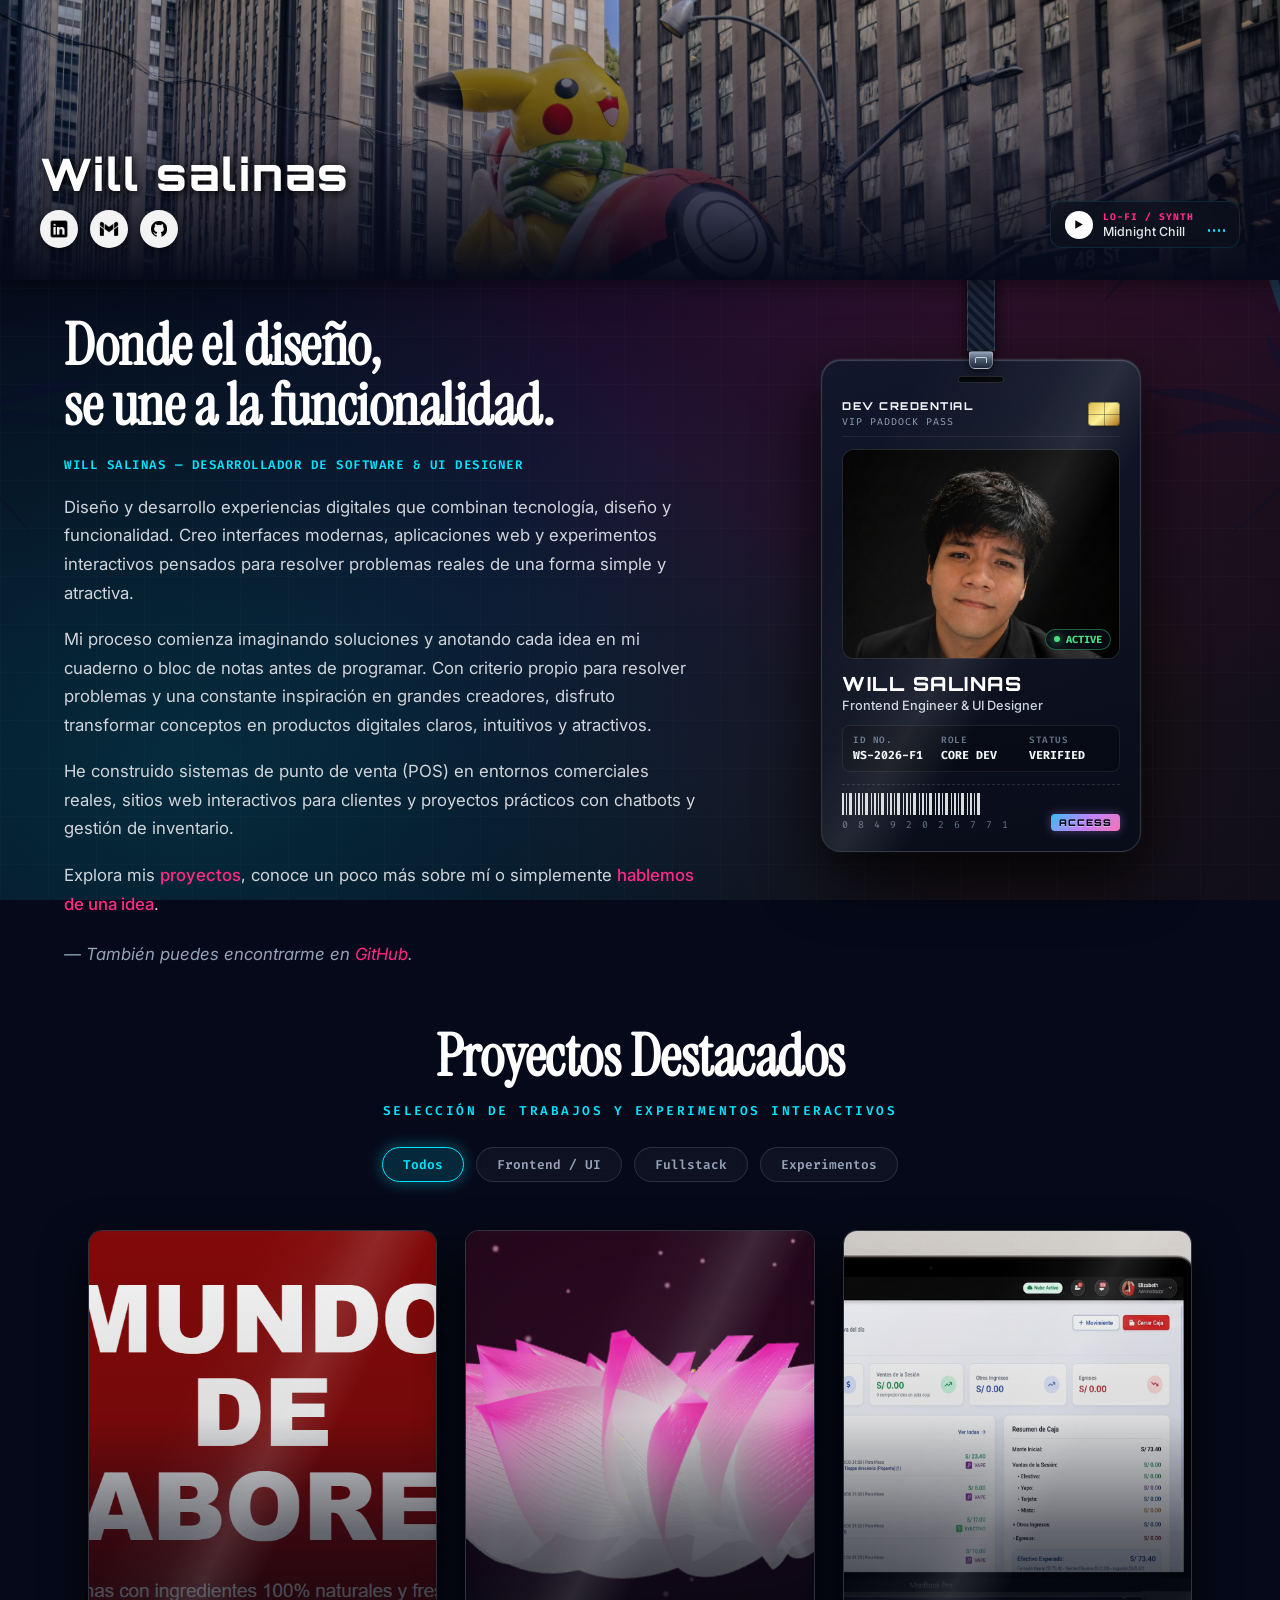
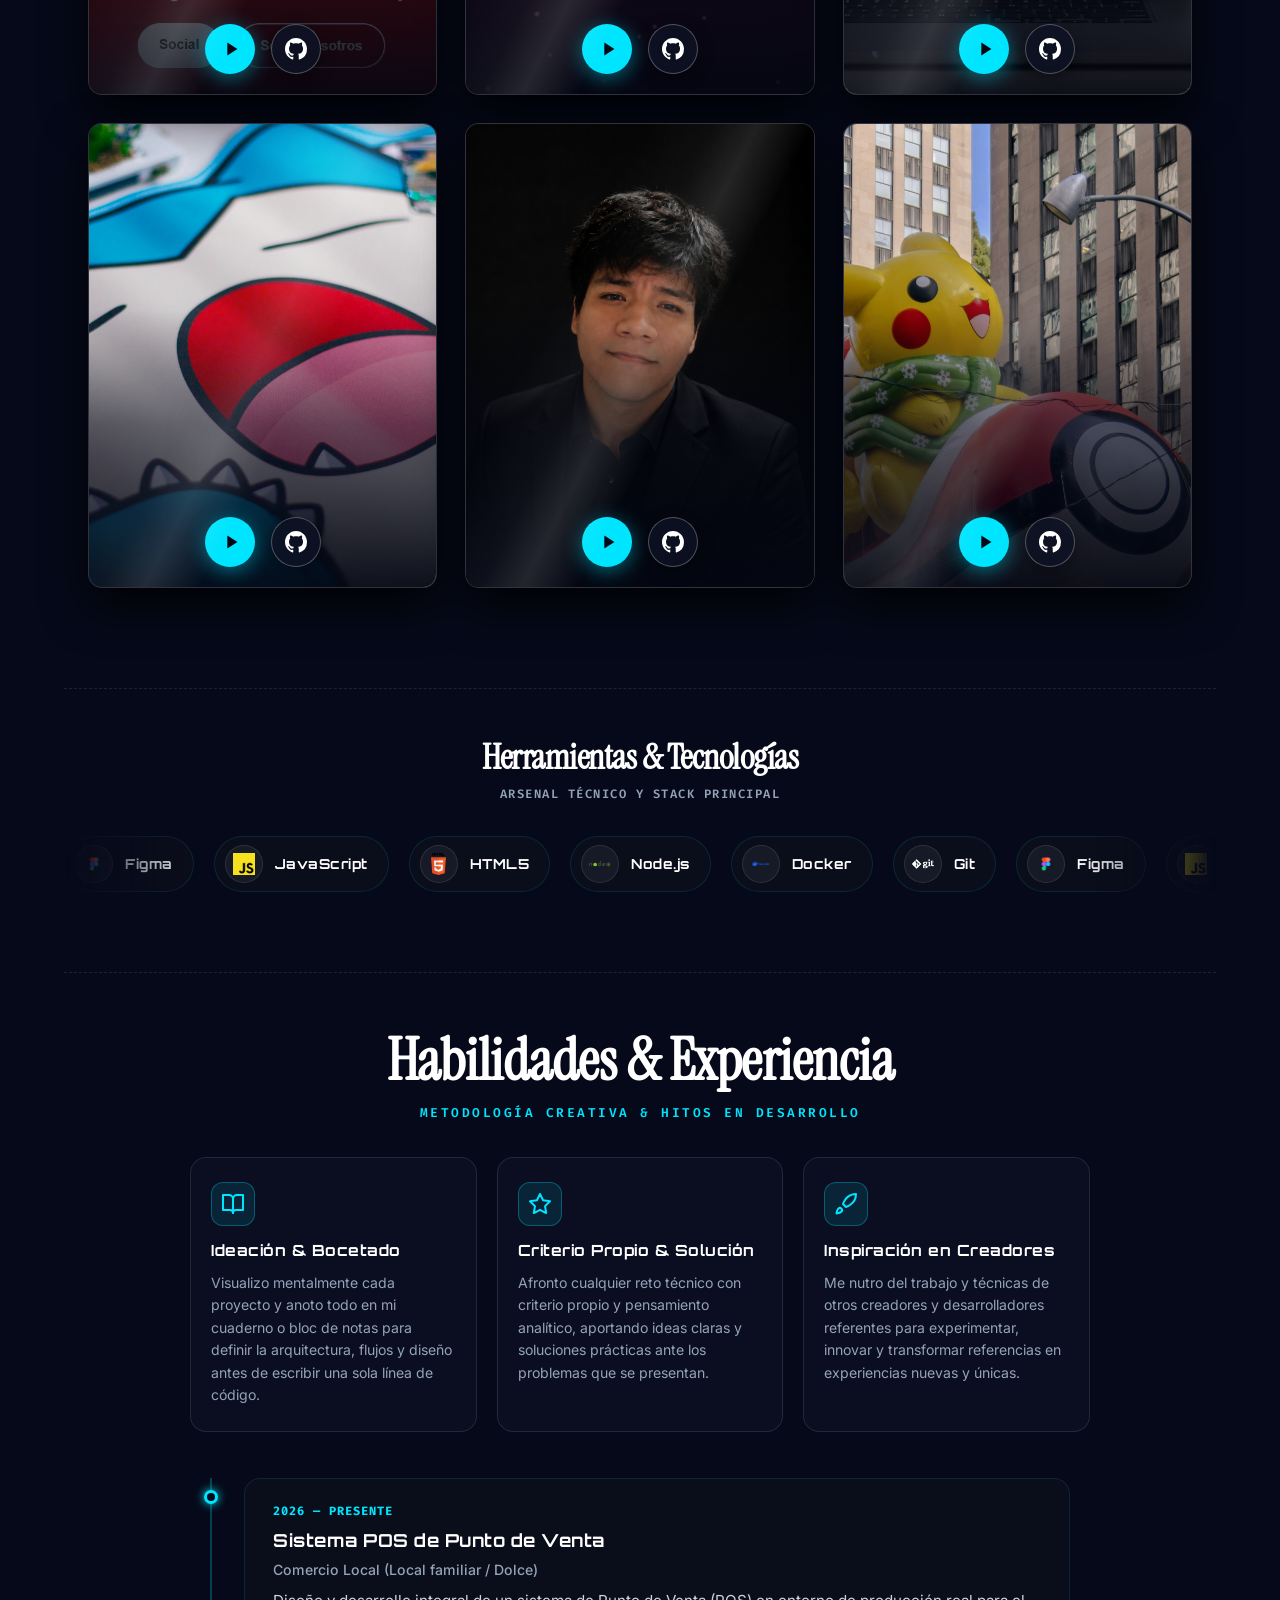
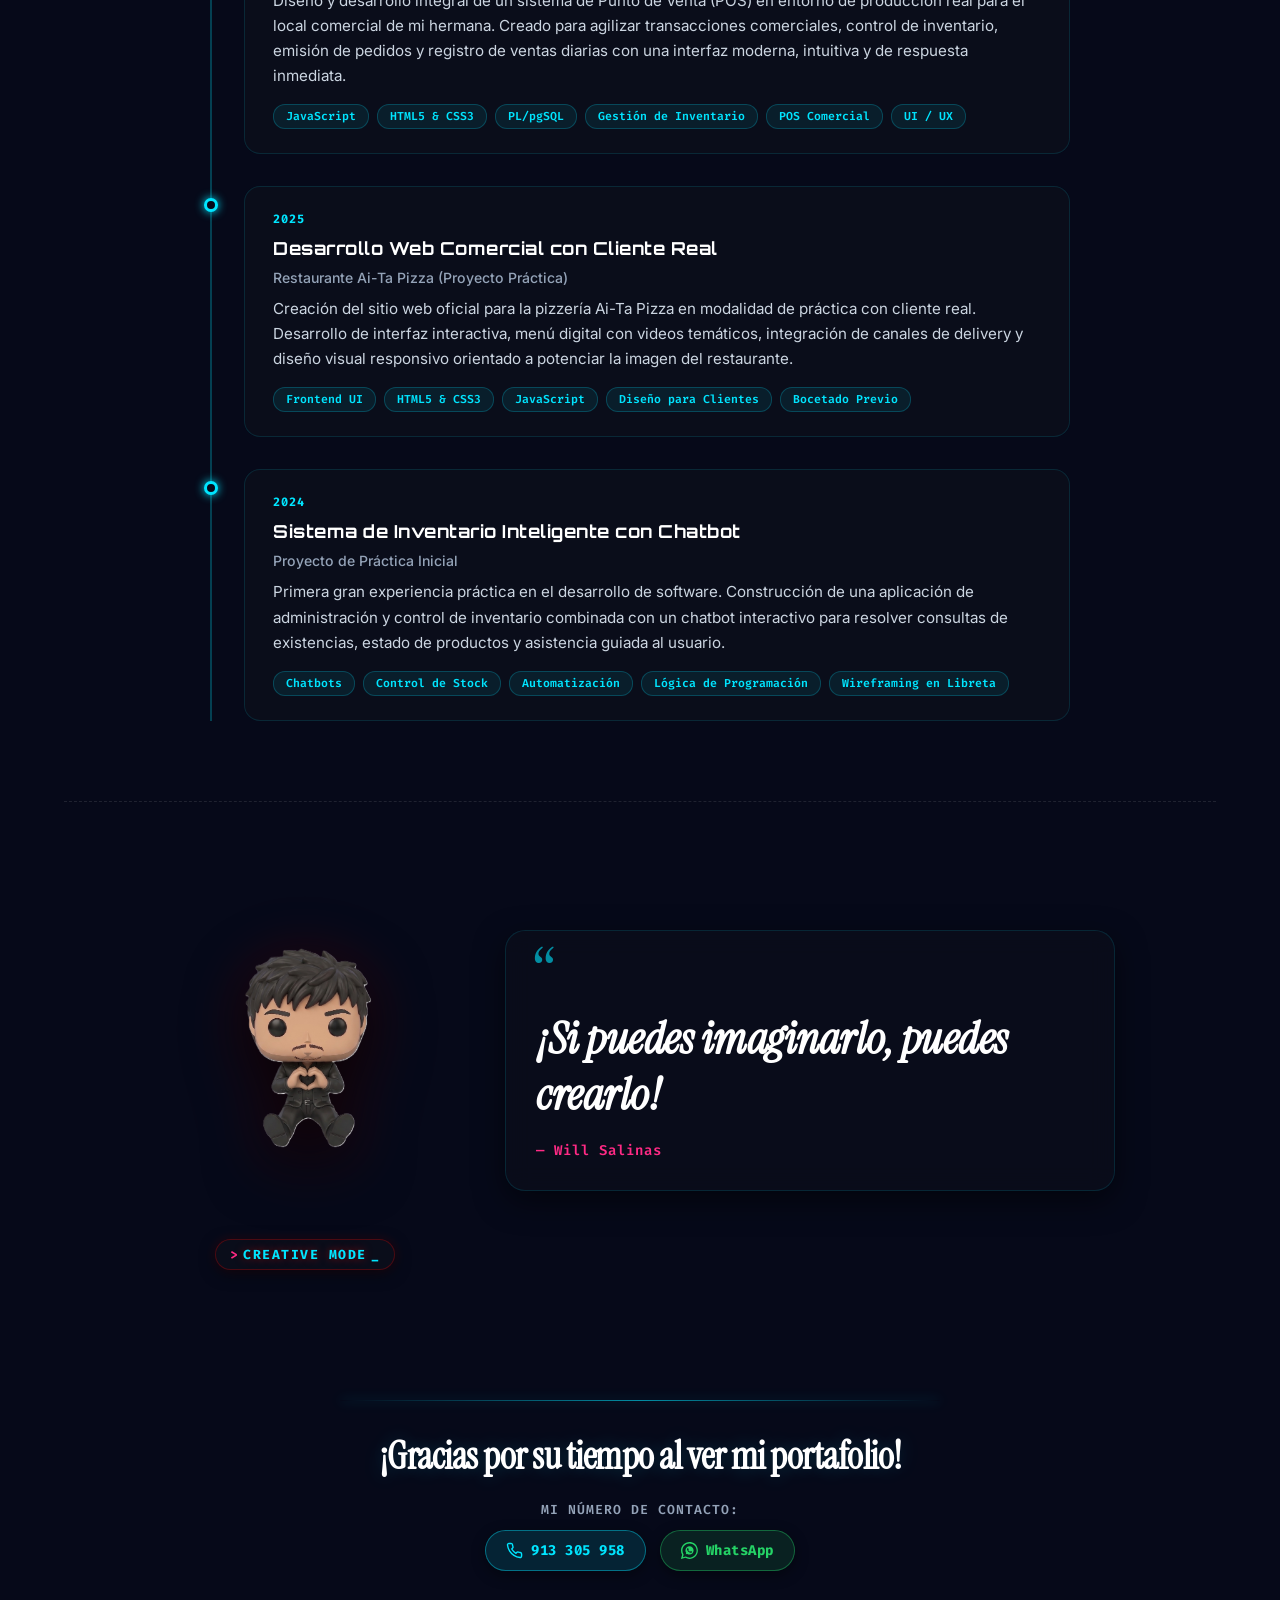
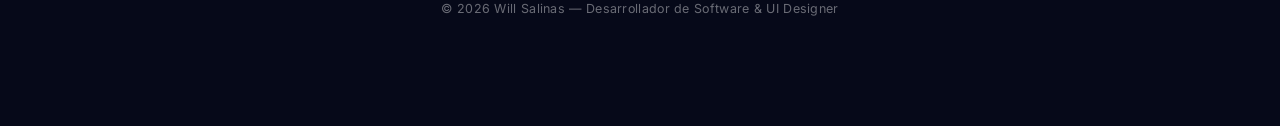
<file: index.html>
<!DOCTYPE html>
<html lang="es">
<head>
  <meta charset="UTF-8">
  <meta name="viewport" content="width=device-width, initial-scale=1.0">
  <title>Portafolio</title>
  <link rel="icon" href="image/icono.png">
  <link rel="preconnect" href="https://fonts.googleapis.com">
  <link rel="preconnect" href="https://fonts.gstatic.com" crossorigin>
  <link href="https://fonts.googleapis.com/css2?family=Fira+Code:wght@400;600;700&family=Instrument+Serif:ital@0;1&family=Inter:wght@300;400;500;600;700&family=Orbitron:wght@600;800;900&display=swap" rel="stylesheet">
  <link rel="stylesheet" href="css/index.css">
  <link rel="stylesheet" href="css/proyectos.css">
</head>
<body>

<!-- Capa de Fondo: Palmeras Estilo Miami (Estático) -->
<div class="miami-palms-layer" aria-hidden="true"></div>

<!-- Banner del Canal -->
<header class="channel-banner">
  <!-- Contenido del Banner: Título/Redes a la izquierda y Reproductor a la derecha -->
  <div class="banner-content">
    
    <!-- Lado Izquierdo: Título y Botones de Redes -->
    <div class="banner-left">
      <h1 class="brand-title">Will salinas</h1>
      
      <div class="banner-socials">
        <!-- LinkedIn -->
        <a href="https://www.linkedin.com/in/will-salinas-sanch%C3%A9z-1b3892430/" target="_blank" rel="noopener noreferrer" class="social-icon-btn" title="LinkedIn">
          <img src="image/in.png" alt="LinkedIn" class="social-img-icon">
        </a>

        <!-- Gmail -->
        <a href="mailto:salinassanchezwill@gmail.com" class="social-icon-btn" title="Enviar Correo">
          <img src="image/gmail.png" alt="Gmail" class="social-img-icon">
        </a>

        <!-- GitHub -->
        <a href="https://github.com/willwolfs" target="_blank" rel="noopener noreferrer" class="social-icon-btn" title="GitHub">
          <img src="image/github.png" alt="GitHub" class="social-img-icon">
        </a>
      </div>
    </div>

    <!-- Lado Derecho: Reproductor Lo-Fi Minimalista en la esquina -->
    <div class="banner-right">
      <div class="lofi-player-widget" id="lofiWidget">
        <div class="player-main">
          <button class="player-play-btn" id="lofiPlayBtn" title="Reproducir / Pausar">
            <svg id="playIcon" viewBox="0 0 24 24" width="13" height="13" fill="currentColor">
              <polygon points="6,4 20,12 6,20"></polygon>
            </svg>
            <svg id="pauseIcon" viewBox="0 0 24 24" width="13" height="13" fill="currentColor" style="display:none;">
              <rect x="5" y="4" width="4" height="16"></rect>
              <rect x="15" y="4" width="4" height="16"></rect>
            </svg>
          </button>
          <div class="player-info">
            <span class="track-tag">LO-FI / SYNTH</span>
            <span class="track-title" id="trackTitle">Midnight Chill</span>
          </div>
          <div class="sound-equalizer" id="equalizer">
            <span class="bar"></span>
            <span class="bar"></span>
            <span class="bar"></span>
            <span class="bar"></span>
          </div>
        </div>
        <audio id="lofiAudio" preload="none" src="https://stream.zeno.fm/f3wvbbqmdg8uv"></audio>
      </div>
    </div>

  </div>
</header>


<!-- Contenedor Principal -->
<main class="about-container">

  <!-- Sección de Presentación Principal (2 Columnas: Descripción a la Izquierda, Tarjeta X a la Derecha) -->
  <section class="hero-split-section">
    
    <!-- Columna Izquierda: Título Editorial & Descripción -->
    <div class="hero-desc-col">
      <!-- Título Principal & Subtítulo -->
      <h2 class="hero-heading">Donde el diseño,<br>se une a la funcionalidad.</h2>
      <p class="hero-subtag">WILL SALINAS — DESARROLLADOR DE SOFTWARE & UI DESIGNER</p>

      <!-- Párrafos descriptivos -->
      <div class="about-text">
        <p>
          Diseño y desarrollo experiencias digitales que combinan tecnología, diseño y funcionalidad. Creo interfaces modernas, aplicaciones web y experimentos interactivos pensados para resolver problemas reales de una forma simple y atractiva.
        </p>

        <p>
          Mi proceso comienza imaginando soluciones y anotando cada idea en mi cuaderno o bloc de notas antes de programar. Con criterio propio para resolver problemas y una constante inspiración en grandes creadores, disfruto transformar conceptos en productos digitales claros, intuitivos y atractivos.
        </p>

        <p>
          He construido sistemas de punto de venta (POS) en entornos comerciales reales, sitios web interactivos para clientes y proyectos prácticos con chatbots y gestión de inventario.
        </p>

        <p>
          Explora mis <a href="#proyectos" class="highlight-link">proyectos</a>, conoce un poco más sobre mí o simplemente <a href="mailto:salinassanchezwill@gmail.com" class="highlight-link">hablemos de una idea</a>.
        </p>

        <p class="social-prompt">
          — También puedes encontrarme en <a href="https://github.com/willwolfs" target="_blank" rel="noopener noreferrer" class="italic-link">GitHub</a>.
        </p>
      </div>
    </div>

    <!-- Columna Derecha: Carnet de Desarrollador / Credencial de Identificación -->
    <div class="hero-carnet-col">
      <div class="carnet-container">
        <!-- Cinta y Gancho del Carnet (Lanyard Clip) -->
        <div class="carnet-strap-holder">
          <div class="carnet-strap"></div>
          <div class="carnet-clip">
            <span class="clip-metal"></span>
          </div>
        </div>

        <!-- Tarjeta del Carnet -->
        <div class="carnet-card">
          <!-- Ranura para colgar -->
          <div class="carnet-slot"></div>

          <!-- Cabecera del Carnet: Categoría y Chip de Seguridad -->
          <div class="carnet-header">
            <div class="carnet-brand">
              <span class="carnet-dept-tag">DEV CREDENTIAL</span>
              <span class="carnet-pass-type">VIP PADDOCK PASS</span>
            </div>
            <div class="carnet-chip" title="Security Microchip">
              <div class="chip-pattern"></div>
            </div>
          </div>

          <!-- Foto del Carnet (Limpia y Profesional, estilo identificación) -->
          <div class="carnet-photo-box">
            <img src="image/Gemini_Generated_Image_t98cxut98cxut98c.jpeg" alt="Will Salinas - Carnet" class="carnet-photo-img">
            <div class="carnet-status-badge">
              <span class="status-dot"></span> ACTIVE
            </div>
          </div>

          <!-- Datos de Identidad -->
          <div class="carnet-identity">
            <h3 class="carnet-name">WILL SALINAS</h3>
            <p class="carnet-title">Frontend Engineer &amp; UI Designer</p>
          </div>

          <!-- Metadata Técnica / Credenciales -->
          <div class="carnet-meta-grid">
            <div class="meta-item">
              <span class="meta-label">ID NO.</span>
              <span class="meta-val">WS-2026-F1</span>
            </div>
            <div class="meta-item">
              <span class="meta-label">ROLE</span>
              <span class="meta-val">CORE DEV</span>
            </div>
            <div class="meta-item">
              <span class="meta-label">STATUS</span>
              <span class="meta-val">VERIFIED</span>
            </div>
          </div>

          <!-- Pie del Carnet: Código de Barras y Sello Holográfico -->
          <div class="carnet-footer">
            <div class="carnet-barcode">
              <div class="barcode-lines"></div>
              <span class="barcode-number">0 8 4 9 2 0 2 6 7 7 1</span>
            </div>
            <div class="carnet-holo-badge">
              <span>ACCESS</span>
            </div>
          </div>
        </div>
      </div>
    </div>
  </section>

  <!-- Sección de Proyectos Destacados -->
  <section class="projects-section" id="proyectos">
    <div class="projects-header-block">
      <h3 class="section-title">Proyectos Destacados</h3>
      <p class="section-subtag">SELECCIÓN DE TRABAJOS Y EXPERIMENTOS INTERACTIVOS</p>
    </div>
    
    <!-- Filtros de Proyectos -->
    <div class="projects-filter">
      <button class="filter-btn active" data-filter="all">Todos</button>
      <button class="filter-btn" data-filter="frontend">Frontend / UI</button>
      <button class="filter-btn" data-filter="fullstack">Fullstack</button>
      <button class="filter-btn" data-filter="experimentos">Experimentos</button>
    </div>

    <!-- Grid de Proyectos Estilo Poster Designs (Solo Imágenes y Botones) -->
    <div class="projects-grid poster-grid">
      
      <!-- Poster 1: Ai-Ta Pizza Web -->
      <article class="project-card poster-card" data-category="frontend">
        <div class="poster-frame">
          <img src="image/Pagina.png" alt="Pagina web Ai-Ta Pizza" class="poster-img">
          <div class="poster-overlay">
            <div class="project-actions">
              <button class="project-icon-btn play-icon-btn open-demo-btn" 
                title="Reproducir Demo"
                aria-label="Reproducir Demo de Pagina web Ai-Ta Pizza"
                data-title="Pagina web Ai-Ta Pizza"
                data-tags="JavaScript, HTML5, CSS3"
                data-desc="Sitio web para una pizzería, realizado con HTML5, CSS3 y JavaScript, con un diseño único y moderno."
                data-features="Diseño único y moderno.|Video de la temática.|Acceso a delivery y menú interactivo."
                data-video=""
                data-github="https://github.com/willwolfs/AitaPizza-Web">
                <svg viewBox="0 0 24 24" width="22" height="22" fill="currentColor">
                  <path d="M8 5v14l11-7z"/>
                </svg>
              </button>
              <a href="https://github.com/willwolfs/AitaPizza-Web" target="_blank" rel="noopener noreferrer" class="project-icon-btn github-icon-btn" title="Ver código en GitHub" aria-label="Ver código en GitHub">
                <svg viewBox="0 0 24 24" width="22" height="22" fill="currentColor">
                  <path d="M12 0C5.37 0 0 5.37 0 12c0 5.31 3.435 9.795 8.205 11.385.6.105.825-.255.825-.57 0-.285-.015-1.23-.015-2.235-3.015.555-3.795-.735-4.035-1.41-.135-.345-.72-1.41-1.23-1.695-.42-.225-1.02-.78-.015-.795.945-.015 1.62.87 1.845 1.23 1.08 1.815 2.805 1.305 3.495.99.105-.78.42-1.305.765-1.605-2.67-.3-5.46-1.335-5.46-5.925 0-1.305.465-2.385 1.23-3.225-.12-.3-.54-1.53.12-3.18 0 0 1.005-.315 3.3 1.23.96-.27 1.98-.405 3-.405s2.04.135 3 .405c2.295-1.56 3.3-1.23 3.3-1.23.66 1.65.24 2.88.12 3.18.765.84 1.23 1.905 1.23 3.225 0 4.605-2.805 5.625-5.475 5.925.435.375.81 1.095.81 2.22 0 1.605-.015 2.895-.015 3.3 0 .315.225.69.825.57A12.02 12.02 0 0024 12c0-6.63-5.37-12-12-12z"/>
                </svg>
              </a>
            </div>
          </div>
        </div>
      </article>

      <!-- Poster 2: Flor de loto 3D -->
      <article class="project-card poster-card" data-category="frontend">
        <div class="poster-frame">
          <img src="image/flor.png" alt="Flor de loto 3D" class="poster-img">
          <div class="poster-overlay">
            <div class="project-actions">
              <button class="project-icon-btn play-icon-btn open-demo-btn"
                title="Reproducir Demo"
                aria-label="Reproducir Demo de Flor de loto 3D"
                data-title="Flor de loto 3D"
                data-tags="HTML, CSS, JavaScript, MediaPipe, Camera Utils"
                data-desc="Este proyecto es una experiencia visual interactiva en la que controlas una flor de loto en 3D usando gestos de manos."
                data-features="Experimenta la interacción con el entorno de forma natural.|Observa cómo la tecnología se fusiona con la naturaleza.|Descubre una experiencia relajante y meditativa."
                data-video=""
                data-github="https://github.com/willwolfs/flor.loto">
                <svg viewBox="0 0 24 24" width="22" height="22" fill="currentColor">
                  <path d="M8 5v14l11-7z"/>
                </svg>
              </button>
              <a href="https://github.com/willwolfs/flor.loto" target="_blank" rel="noopener noreferrer" class="project-icon-btn github-icon-btn" title="Ver código en GitHub" aria-label="Ver código en GitHub">
                <svg viewBox="0 0 24 24" width="22" height="22" fill="currentColor">
                  <path d="M12 0C5.37 0 0 5.37 0 12c0 5.31 3.435 9.795 8.205 11.385.6.105.825-.255.825-.57 0-.285-.015-1.23-.015-2.235-3.015.555-3.795-.735-4.035-1.41-.135-.345-.72-1.41-1.23-1.695-.42-.225-1.02-.78-.015-.795.945-.015 1.62.87 1.845 1.23 1.08 1.815 2.805 1.305 3.495.99.105-.78.42-1.305.765-1.605-2.67-.3-5.46-1.335-5.46-5.925 0-1.305.465-2.385 1.23-3.225-.12-.3-.54-1.53.12-3.18 0 0 1.005-.315 3.3 1.23.96-.27 1.98-.405 3-.405s2.04.135 3 .405c2.295-1.56 3.3-1.23 3.3-1.23.66 1.65.24 2.88.12 3.18.765.84 1.23 1.905 1.23 3.225 0 4.605-2.805 5.625-5.475 5.925.435.375.81 1.095.81 2.22 0 1.605-.015 2.895-.015 3.3 0 .315.225.69.825.57A12.02 12.02 0 0024 12c0-6.63-5.37-12-12-12z"/>
                </svg>
              </a>
            </div>
          </div>
        </div>
      </article>

      <!-- Poster 3: POS Dolce -->
      <article class="project-card poster-card" data-category="fullstack">
        <div class="poster-frame">
          <img src="image/app.jpeg" alt="POS Dolce" class="poster-img">
          <div class="poster-overlay">
            <div class="project-actions">
              <button class="project-icon-btn play-icon-btn open-demo-btn"
                title="Reproducir Demo"
                aria-label="Reproducir Demo de POS Dolce"
                data-title="POS Dolce"
                data-tags="JavaScript, HTML5, CSS3, PL/pgSQL"
                data-desc="Este proyecto es un sistema de punto de venta (POS) diseñado para gestionar transacciones comerciales de manera eficiente."
                data-features="Interfaz intuitiva para la gestión de ventas.|Diseño moderno y minimalista.|Sistema de inventario integrado."
                data-video=""
                data-github="https://github.com/willwolfs/Dolce">
                <svg viewBox="0 0 24 24" width="22" height="22" fill="currentColor">
                  <path d="M8 5v14l11-7z"/>
                </svg>
              </button>
              <a href="https://github.com/willwolfs/Dolce" target="_blank" rel="noopener noreferrer" class="project-icon-btn github-icon-btn" title="Ver código en GitHub" aria-label="Ver código en GitHub">
                <svg viewBox="0 0 24 24" width="22" height="22" fill="currentColor">
                  <path d="M12 0C5.37 0 0 5.37 0 12c0 5.31 3.435 9.795 8.205 11.385.6.105.825-.255.825-.57 0-.285-.015-1.23-.015-2.235-3.015.555-3.795-.735-4.035-1.41-.135-.345-.72-1.41-1.23-1.695-.42-.225-1.02-.78-.015-.795.945-.015 1.62.87 1.845 1.23 1.08 1.815 2.805 1.305 3.495.99.105-.78.42-1.305.765-1.605-2.67-.3-5.46-1.335-5.46-5.925 0-1.305.465-2.385 1.23-3.225-.12-.3-.54-1.53.12-3.18 0 0 1.005-.315 3.3 1.23.96-.27 1.98-.405 3-.405s2.04.135 3 .405c2.295-1.56 3.3-1.23 3.3-1.23.66 1.65.24 2.88.12 3.18.765.84 1.23 1.905 1.23 3.225 0 4.605-2.805 5.625-5.475 5.925.435.375.81 1.095.81 2.22 0 1.605-.015 2.895-.015 3.3 0 .315.225.69.825.57A12.02 12.02 0 0024 12c0-6.63-5.37-12-12-12z"/>
                </svg>
              </a>
            </div>
          </div>
        </div>
      </article>

      <!-- Poster 4: Procedural Lo-Fi Soundscapes -->
      <article class="project-card poster-card" data-category="experimentos">
        <div class="poster-frame">
          <img src="image/snorlax.jpg" alt="Procedural Lo-Fi Soundscapes" class="poster-img">
          <div class="poster-overlay">
            <div class="project-actions">
              <button class="project-icon-btn play-icon-btn open-demo-btn"
                title="Reproducir Demo"
                aria-label="Reproducir Demo de Procedural Lo-Fi Soundscapes"
                data-title="Procedural Lo-Fi Soundscapes"
                data-tags="Web Audio API, DSP, Oscillator Nodes"
                data-desc="Motor de síntesis sonora que genera progresiones armónicas de jazz y acordes Lo-Fi directamente en el hilo de audio del navegador. Aplica filtros pasa-bajas cálidos y reverberación por convolución matemática."
                data-features="Generación matemática de frecuencias sonoras en tiempo real|Ecualizador visual sincronizado por audio|Cero consumo de ancho de banda y latencia ultra baja"
                data-video="https://assets.mixkit.co/videos/preview/mixkit-dj-adjusting-the-sound-at-a-party-41716-large.mp4"
                data-github="https://github.com/willwolfs">
                <svg viewBox="0 0 24 24" width="22" height="22" fill="currentColor">
                  <path d="M8 5v14l11-7z"/>
                </svg>
              </button>
              <a href="https://github.com/willwolfs" target="_blank" rel="noopener noreferrer" class="project-icon-btn github-icon-btn" title="Ver código en GitHub" aria-label="Ver código en GitHub">
                <svg viewBox="0 0 24 24" width="22" height="22" fill="currentColor">
                  <path d="M12 0C5.37 0 0 5.37 0 12c0 5.31 3.435 9.795 8.205 11.385.6.105.825-.255.825-.57 0-.285-.015-1.23-.015-2.235-3.015.555-3.795-.735-4.035-1.41-.135-.345-.72-1.41-1.23-1.695-.42-.225-1.02-.78-.015-.795.945-.015 1.62.87 1.845 1.23 1.08 1.815 2.805 1.305 3.495.99.105-.78.42-1.305.765-1.605-2.67-.3-5.46-1.335-5.46-5.925 0-1.305.465-2.385 1.23-3.225-.12-.3-.54-1.53.12-3.18 0 0 1.005-.315 3.3 1.23.96-.27 1.98-.405 3-.405s2.04.135 3 .405c2.295-1.56 3.3-1.23 3.3-1.23.66 1.65.24 2.88.12 3.18.765.84 1.23 1.905 1.23 3.225 0 4.605-2.805 5.625-5.475 5.925.435.375.81 1.095.81 2.22 0 1.605-.015 2.895-.015 3.3 0 .315.225.69.825.57A12.02 12.02 0 0024 12c0-6.63-5.37-12-12-12z"/>
                </svg>
              </a>
            </div>
          </div>
        </div>
      </article>

      <!-- Poster 5: Cyber Glass UI Design Kit -->
      <article class="project-card poster-card" data-category="frontend">
        <div class="poster-frame">
          <img src="image/Gemini_Generated_Image_t98cxut98cxut98c.jpeg" alt="Cyber Glass UI Design Kit" class="poster-img">
          <div class="poster-overlay">
            <div class="project-actions">
              <button class="project-icon-btn play-icon-btn open-demo-btn"
                title="Reproducir Demo"
                aria-label="Reproducir Demo de Cyber Glass UI Design Kit"
                data-title="Cyber Glass UI Design Kit"
                data-tags="Figma, Auto-Layout 5.0, Design Tokens"
                data-desc="Kit de diseño UI/UX completo construido con auto-layout avanzado, variantes de componentes y tokens semánticos sincronizados con código CSS. Diseñado para acelerar la creación de aplicaciones web con estética futurista."
                data-features="Más de 80 componentes configurables con variantes|Guía de estilos completa con tipografía y paleta cromática|Prototipos navegables listos para pruebas de usabilidad"
                data-video="https://assets.mixkit.co/videos/preview/mixkit-creative-team-working-on-a-digital-project-41714-large.mp4"
                data-github="https://github.com/willwolfs">
                <svg viewBox="0 0 24 24" width="22" height="22" fill="currentColor">
                  <path d="M8 5v14l11-7z"/>
                </svg>
              </button>
              <a href="https://github.com/willwolfs" target="_blank" rel="noopener noreferrer" class="project-icon-btn github-icon-btn" title="Ver código en GitHub" aria-label="Ver código en GitHub">
                <svg viewBox="0 0 24 24" width="22" height="22" fill="currentColor">
                  <path d="M12 0C5.37 0 0 5.37 0 12c0 5.31 3.435 9.795 8.205 11.385.6.105.825-.255.825-.57 0-.285-.015-1.23-.015-2.235-3.015.555-3.795-.735-4.035-1.41-.135-.345-.72-1.41-1.23-1.695-.42-.225-1.02-.78-.015-.795.945-.015 1.62.87 1.845 1.23 1.08 1.815 2.805 1.305 3.495.99.105-.78.42-1.305.765-1.605-2.67-.3-5.46-1.335-5.46-5.925 0-1.305.465-2.385 1.23-3.225-.12-.3-.54-1.53.12-3.18 0 0 1.005-.315 3.3 1.23.96-.27 1.98-.405 3-.405s2.04.135 3 .405c2.295-1.56 3.3-1.23 3.3-1.23.66 1.65.24 2.88.12 3.18.765.84 1.23 1.905 1.23 3.225 0 4.605-2.805 5.625-5.475 5.925.435.375.81 1.095.81 2.22 0 1.605-.015 2.895-.015 3.3 0 .315.225.69.825.57A12.02 12.02 0 0024 12c0-6.63-5.37-12-12-12z"/>
                </svg>
              </a>
            </div>
          </div>
        </div>
      </article>

      <!-- Poster 6: 3D Holographic Perspective Engine -->
      <article class="project-card poster-card" data-category="experimentos">
        <div class="poster-frame">
          <img src="image/pika2.jpg" alt="3D Holographic Perspective Engine" class="poster-img">
          <div class="poster-overlay">
            <div class="project-actions">
              <button class="project-icon-btn play-icon-btn open-demo-btn"
                title="Reproducir Demo"
                aria-label="Reproducir Demo de 3D Holographic Perspective Engine"
                data-title="3D Holographic Perspective Engine"
                data-tags="CSS 3D Transforms, Pointer Events, Glare Physics"
                data-desc="Experimento de física visual que transforma tarjetas planas en objetos tridimensionales interactivos. Calcula ángulos de inclinación (pitch y roll) y desplaza reflejos dinámicos con aceleración por GPU."
                data-features="Cálculo matemático de vectores de inclinación en tiempo real|Capas holográficas con gradientes y aberración cromática|Soporte multi-dispositivo y acelerómetro en móviles"
                data-video="https://assets.mixkit.co/videos/preview/mixkit-hand-typing-on-a-laptop-keyboard-41315-large.mp4"
                data-github="https://github.com/willwolfs">
                <svg viewBox="0 0 24 24" width="22" height="22" fill="currentColor">
                  <path d="M8 5v14l11-7z"/>
                </svg>
              </button>
              <a href="https://github.com/willwolfs" target="_blank" rel="noopener noreferrer" class="project-icon-btn github-icon-btn" title="Ver código en GitHub" aria-label="Ver código en GitHub">
                <svg viewBox="0 0 24 24" width="22" height="22" fill="currentColor">
                  <path d="M12 0C5.37 0 0 5.37 0 12c0 5.31 3.435 9.795 8.205 11.385.6.105.825-.255.825-.57 0-.285-.015-1.23-.015-2.235-3.015.555-3.795-.735-4.035-1.41-.135-.345-.72-1.41-1.23-1.695-.42-.225-1.02-.78-.015-.795.945-.015 1.62.87 1.845 1.23 1.08 1.815 2.805 1.305 3.495.99.105-.78.42-1.305.765-1.605-2.67-.3-5.46-1.335-5.46-5.925 0-1.305.465-2.385 1.23-3.225-.12-.3-.54-1.53.12-3.18 0 0 1.005-.315 3.3 1.23.96-.27 1.98-.405 3-.405s2.04.135 3 .405c2.295-1.56 3.3-1.23 3.3-1.23.66 1.65.24 2.88.12 3.18.765.84 1.23 1.905 1.23 3.225 0 4.605-2.805 5.625-5.475 5.925.435.375.81 1.095.81 2.22 0 1.605-.015 2.895-.015 3.3 0 .315.225.69.825.57A12.02 12.02 0 0024 12c0-6.63-5.37-12-12-12z"/>
                </svg>
              </a>
            </div>
          </div>
        </div>
      </article>

    </div>


  </section>

  <!-- Sección de Herramientas / Carrusel Tira Continua (Infinite Marquee) -->
  <section class="tools-section">
    <div class="tools-header">
      <h3 class="tools-title">Herramientas &amp; Tecnologías</h3>
      <p class="tools-subtag">ARSENAL TÉCNICO Y STACK PRINCIPAL</p>
    </div>

    <!-- Contenedor Marquee Infinito -->
    <div class="marquee-wrapper">
      <div class="marquee-track">
        <!-- Grupo 1 -->
        <div class="marquee-group">
          <!-- Figma -->
          <div class="marquee-item" style="--glow-color: #f24e1e;">
            <div class="tool-icon">
              <img src="image/figma-logo-0.webp" alt="Figma" class="tool-img">
            </div>
            <span class="tool-name">Figma</span>
          </div>

          <!-- JavaScript -->
          <div class="marquee-item" style="--glow-color: #f7df1e;">
            <div class="tool-icon">
              <img src="image/img_javascript_480.webp" alt="JavaScript" class="tool-img">
            </div>
            <span class="tool-name">JavaScript</span>
          </div>

          <!-- HTML5 -->
          <div class="marquee-item" style="--glow-color: #e34f26;">
            <div class="tool-icon">
              <img src="image/html-5.webp" alt="HTML5" class="tool-img">
            </div>
            <span class="tool-name">HTML5</span>
          </div>

          <!-- Node.js -->
          <div class="marquee-item" style="--glow-color: #68a063;">
            <div class="tool-icon">
              <img src="image/node-js-736399_640.webp" alt="Node.js" class="tool-img">
            </div>
            <span class="tool-name">Node.js</span>
          </div>

          <!-- Docker -->
          <div class="marquee-item" style="--glow-color: #2496ed;">
            <div class="tool-icon">
              <img src="image/docker-6.webp" alt="Docker" class="tool-img">
            </div>
            <span class="tool-name">Docker</span>
          </div>

          <!-- Git / GitHub -->
          <div class="marquee-item" style="--glow-color: #f05032;">
            <div class="tool-icon">
              <img src="image/git.webp" alt="Git" class="tool-img">
            </div>
            <span class="tool-name">Git</span>
          </div>
        </div>

        <!-- Grupo 2 (Duplicado para efecto de ciclo infinito sin cortes) -->
        <div class="marquee-group" aria-hidden="true">
          <!-- Figma -->
          <div class="marquee-item" style="--glow-color: #f24e1e;">
            <div class="tool-icon">
              <img src="image/figma-logo-0.webp" alt="Figma" class="tool-img">
            </div>
            <span class="tool-name">Figma</span>
          </div>

          <!-- JavaScript -->
          <div class="marquee-item" style="--glow-color: #f7df1e;">
            <div class="tool-icon">
              <img src="image/img_javascript_480.webp" alt="JavaScript" class="tool-img">
            </div>
            <span class="tool-name">JavaScript</span>
          </div>

          <!-- HTML5 -->
          <div class="marquee-item" style="--glow-color: #e34f26;">
            <div class="tool-icon">
              <img src="image/html-5.webp" alt="HTML5" class="tool-img">
            </div>
            <span class="tool-name">HTML5</span>
          </div>

          <!-- Node.js -->
          <div class="marquee-item" style="--glow-color: #68a063;">
            <div class="tool-icon">
              <img src="image/node-js-736399_640.webp" alt="Node.js" class="tool-img">
            </div>
            <span class="tool-name">Node.js</span>
          </div>

          <!-- Docker -->
          <div class="marquee-item" style="--glow-color: #2496ed;">
            <div class="tool-icon">
              <img src="image/docker-6.webp" alt="Docker" class="tool-img">
            </div>
            <span class="tool-name">Docker</span>
          </div>

          <!-- Git / GitHub -->
          <div class="marquee-item" style="--glow-color: #f05032;">
            <div class="tool-icon">
              <img src="image/git.webp" alt="Git" class="tool-img">
            </div>
            <span class="tool-name">Git</span>
          </div>
        </div>
      </div>
    </div>
  </section>

  <!-- Sección 3: Habilidades & Línea de Tiempo de Experiencias -->
  <section class="timeline-section" id="experiencia">
    <div class="timeline-header">
      <h3 class="section-title">Habilidades &amp; Experiencia</h3>
      <p class="section-subtag">METODOLOGÍA CREATIVA &amp; HITOS EN DESARROLLO</p>
    </div>

    <!-- Bloque de 3 Habilidades Clave -->
    <div class="skills-highlight-grid">
      <!-- Habilidad 1: De la mente al papel -->
      <div class="skill-highlight-card">
        <div class="skill-card-icon">
          <svg viewBox="0 0 24 24" width="24" height="24" fill="none" stroke="currentColor" stroke-width="2" stroke-linecap="round" stroke-linejoin="round">
            <path d="M2 3h6a4 4 0 0 1 4 4v14a3 3 0 0 0-3-3H2z"></path>
            <path d="M22 3h-6a4 4 0 0 0-4 4v14a3 3 0 0 1 3-3h7z"></path>
          </svg>
        </div>
        <h4 class="skill-card-title">Ideación &amp; Bocetado</h4>
        <p class="skill-card-desc">
          Visualizo mentalmente cada proyecto y anoto todo en mi cuaderno o bloc de notas para definir la arquitectura, flujos y diseño antes de escribir una sola línea de código.
        </p>
      </div>

      <!-- Habilidad 2: Criterio propio y resolución -->
      <div class="skill-highlight-card">
        <div class="skill-card-icon">
          <svg viewBox="0 0 24 24" width="24" height="24" fill="none" stroke="currentColor" stroke-width="2" stroke-linecap="round" stroke-linejoin="round">
            <polygon points="12 2 15.09 8.26 22 9.27 17 14.14 18.18 21.02 12 17.77 5.82 21.02 7 14.14 2 9.27 8.91 8.26 12 2"></polygon>
          </svg>
        </div>
        <h4 class="skill-card-title">Criterio Propio &amp; Solución</h4>
        <p class="skill-card-desc">
          Afronto cualquier reto técnico con criterio propio y pensamiento analítico, aportando ideas claras y soluciones prácticas ante los problemas que se presentan.
        </p>
      </div>

      <!-- Habilidad 3: Inspiración y evolución continua -->
      <div class="skill-highlight-card">
        <div class="skill-card-icon">
          <svg viewBox="0 0 24 24" width="24" height="24" fill="none" stroke="currentColor" stroke-width="2" stroke-linecap="round" stroke-linejoin="round">
            <path d="M4.5 16.5c-1.5 1.26-2 5-2 5s3.74-.5 5-2c.71-.84.7-2.13-.09-2.91a2.18 2.18 0 0 0-2.91-.09z"></path>
            <path d="m12 15-3-3a22 22 0 0 1 2-3.95A12.88 12.88 0 0 1 22 2c0 2.72-.78 7.5-6 11a22.35 22.35 0 0 1-4 2z"></path>
          </svg>
        </div>
        <h4 class="skill-card-title">Inspiración en Creadores</h4>
        <p class="skill-card-desc">
          Me nutro del trabajo y técnicas de otros creadores y desarrolladores referentes para experimentar, innovar y transformar referencias en experiencias nuevas y únicas.
        </p>
      </div>
    </div>

    <!-- Línea de Tiempo Cronológica -->
    <div class="timeline-container">
      <!-- Hito 1: 2026 -->
      <div class="timeline-item">
        <div class="timeline-dot"></div>
        <div class="timeline-content">
          <div class="timeline-date">2026 — PRESENTE</div>
          <h4 class="timeline-role">Sistema POS de Punto de Venta</h4>
          <span class="timeline-company">Comercio Local (Local familiar / Dolce)</span>
          <p class="timeline-desc">
            Diseño y desarrollo integral de un sistema de Punto de Venta (POS) en entorno de producción real para el local comercial de mi hermana. Creado para agilizar transacciones comerciales, control de inventario, emisión de pedidos y registro de ventas diarias con una interfaz moderna, intuitiva y de respuesta inmediata.
          </p>
          <div class="timeline-skills">
            <span class="skill-pill">JavaScript</span>
            <span class="skill-pill">HTML5 &amp; CSS3</span>
            <span class="skill-pill">PL/pgSQL</span>
            <span class="skill-pill">Gestión de Inventario</span>
            <span class="skill-pill">POS Comercial</span>
            <span class="skill-pill">UI / UX</span>
          </div>
        </div>
      </div>

      <!-- Hito 2: 2025 -->
      <div class="timeline-item">
        <div class="timeline-dot"></div>
        <div class="timeline-content">
          <div class="timeline-date">2025</div>
          <h4 class="timeline-role">Desarrollo Web Comercial con Cliente Real</h4>
          <span class="timeline-company">Restaurante Ai-Ta Pizza (Proyecto Práctica)</span>
          <p class="timeline-desc">
            Creación del sitio web oficial para la pizzería Ai-Ta Pizza en modalidad de práctica con cliente real. Desarrollo de interfaz interactiva, menú digital con videos temáticos, integración de canales de delivery y diseño visual responsivo orientado a potenciar la imagen del restaurante.
          </p>
          <div class="timeline-skills">
            <span class="skill-pill">Frontend UI</span>
            <span class="skill-pill">HTML5 &amp; CSS3</span>
            <span class="skill-pill">JavaScript</span>
            <span class="skill-pill">Diseño para Clientes</span>
            <span class="skill-pill">Bocetado Previo</span>
          </div>
        </div>
      </div>

      <!-- Hito 3: 2024 -->
      <div class="timeline-item">
        <div class="timeline-dot"></div>
        <div class="timeline-content">
          <div class="timeline-date">2024</div>
          <h4 class="timeline-role">Sistema de Inventario Inteligente con Chatbot</h4>
          <span class="timeline-company">Proyecto de Práctica Inicial</span>
          <p class="timeline-desc">
            Primera gran experiencia práctica en el desarrollo de software. Construcción de una aplicación de administración y control de inventario combinada con un chatbot interactivo para resolver consultas de existencias, estado de productos y asistencia guiada al usuario.
          </p>
          <div class="timeline-skills">
            <span class="skill-pill">Chatbots</span>
            <span class="skill-pill">Control de Stock</span>
            <span class="skill-pill">Automatización</span>
            <span class="skill-pill">Lógica de Programación</span>
            <span class="skill-pill">Wireframing en Libreta</span>
          </div>
        </div>
      </div>
    </div>
  </section>

  <!-- Sección 4: Funko Showcase & Frase Inspiradora -->
  <section class="funko-quote-section">
    <div class="funko-quote-container">
      
      <!-- Funko Interactivo con cambio automático de pose -->
      <div class="raw-image-showcase funko-container" id="funkoWrapper">
        <img src="image/funko2.png" alt="Funko Will" class="raw-image funko-img" id="funkoImg" data-pose="2">
        <div class="funko-dynamic-msg">
          <span class="typing-prefix">&gt; </span>
          <span class="typing-text">CREATIVE MODE</span>
          <span class="typing-cursor">_</span>
        </div>
      </div>

      <!-- Frase Destacada -->
      <div class="quote-content">
        <span class="quote-icon">“</span>
        <blockquote class="quote-phrase">
          ¡Si puedes imaginarlo, puedes crearlo!
        </blockquote>
        <p class="quote-author">— Will Salinas</p>
      </div>

    </div>
  </section>

  <!-- Pie de Página / Agradecimiento & Contacto -->
  <footer class="portfolio-footer">
    <div class="footer-container">
      <div class="footer-glow-line"></div>
      <h4 class="footer-thanks">¡Gracias por su tiempo al ver mi portafolio!</h4>
      
      <div class="footer-contact-box">
        <span class="contact-label">Mi número de contacto:</span>
        <div class="contact-actions">
          <a href="tel:913305958" class="contact-pill-btn phone-btn" title="Llamar al 913305958">
            <svg viewBox="0 0 24 24" width="17" height="17" fill="none" stroke="currentColor" stroke-width="2" stroke-linecap="round" stroke-linejoin="round">
              <path d="M22 16.92v3a2 2 0 0 1-2.18 2 19.79 19.79 0 0 1-8.63-3.07 19.5 19.5 0 0 1-6-6 19.79 19.79 0 0 1-3.07-8.67A2 2 0 0 1 4.11 2h3a2 2 0 0 1 2 1.72 12.84 12.84 0 0 0 .7 2.81 2 2 0 0 1-.45 2.11L8.09 9.91a16 16 0 0 0 6 6l1.27-1.27a2 2 0 0 1 2.11-.45 12.84 12.84 0 0 0 2.81.7A2 2 0 0 1 22 16.92z"></path>
            </svg>
            <span class="phone-text">913 305 958</span>
          </a>

          <a href="https://wa.me/51913305958" target="_blank" rel="noopener noreferrer" class="contact-pill-btn whatsapp-btn" title="Enviar WhatsApp al 913305958">
            <svg viewBox="0 0 24 24" width="17" height="17" fill="currentColor">
              <path d="M12.031 6.172c-3.181 0-5.767 2.586-5.768 5.766-.001 1.298.38 2.27 1.019 3.287l-.582 2.128 2.182-.573c.978.58 1.911.928 3.145.929 3.178 0 5.767-2.587 5.768-5.766.001-3.187-2.575-5.771-5.764-5.771zm3.392 8.244c-.144.405-.837.774-1.17.824-.299.045-.677.063-1.092-.069-.252-.08-.575-.187-.988-.365-1.739-.751-2.874-2.502-2.961-2.617-.087-.116-.708-.94-.708-1.793s.448-1.273.607-1.446c.159-.173.346-.217.462-.217l.332.006c.106.005.249-.04.39.298.144.347.491 1.2.534 1.287.043.087.072.188.014.304-.058.116-.087.188-.173.289l-.26.304c-.087.086-.177.18-.076.354.101.174.449.741.964 1.201.662.591 1.221.774 1.394.86s.274.072.376-.043c.101-.116.433-.506.549-.68.116-.173.231-.145.39-.087s1.011.477 1.184.564.289.13.332.202c.045.072.045.419-.099.824zm-3.423-14.416c-6.627 0-12 5.373-12 12 0 2.158.572 4.187 1.572 5.941l-1.668 6.096 6.273-1.645c1.683.917 3.607 1.439 5.654 1.439 6.627 0 12-5.373 12-12 0-6.627-5.373-12-12-12zm0 22c-1.859 0-3.6-.503-5.1-1.381l-.365-.216-3.791.995 1.012-3.696-.237-.377c-.961-1.527-1.469-3.3-1.469-5.155 0-5.514 4.486-10 10-10s10 4.486 10 10-4.486 10-10 10z"/>
            </svg>
            <span>WhatsApp</span>
          </a>
        </div>
      </div>

      <p class="footer-copy">&copy; 2026 Will Salinas &mdash; Desarrollador de Software &amp; UI Designer</p>
    </div>
  </footer>

</main>

  <!-- Modal de Video Demostración (2 Columnas: Descripción a la Izquierda, Video a la Derecha) -->
  <div class="demo-modal-overlay" id="demoModal" aria-hidden="true">
    <div class="demo-modal-window">
      <!-- Botón de Cerrar Modal -->
      <button class="modal-close-btn" id="closeModalBtn" title="Cerrar ventana">&times;</button>

      <div class="demo-modal-grid">
        <!-- Columna Izquierda: Información del Proyecto -->
        <div class="demo-info-col">
          <div class="demo-modal-badge">
            <span class="demo-dot"></span>
            <span>DEMOSTRACIÓN EN VIVO</span>
          </div>

          <h3 class="demo-modal-title" id="modalProjectTitle">Título del Proyecto</h3>
          
          <div class="demo-tags-wrap" id="modalProjectTags">
            <!-- Tags inyectados dinámicamente -->
          </div>

          <div class="demo-desc-block">
            <h4 class="demo-block-title">Descripción</h4>
            <p class="demo-modal-desc" id="modalProjectDesc">
              Descripción del proyecto...
            </p>
          </div>

          <div class="demo-features-block">
            <h4 class="demo-block-title">Aspectos Destacados</h4>
            <ul class="demo-features-list" id="modalProjectFeatures">
              <!-- Lista inyectada dinámicamente -->
            </ul>
          </div>

          <div class="demo-modal-actions">
            <a href="#" target="_blank" rel="noopener noreferrer" class="project-btn project-btn-primary" id="modalGithubBtn">
              Ver en GitHub &rarr;
            </a>
          </div>
        </div>

        <!-- Columna Derecha: Reproductor de Video del Demo -->
        <div class="demo-video-col">
          <div class="video-container-wrap">
            <video id="modalVideoPlayer" class="demo-video-player" controls playsinline loop preload="metadata">
              <source src="" type="video/mp4" id="modalVideoSource">
              Tu navegador no soporta la reproducción de video.
            </video>
            <div class="video-frame-glow"></div>
          </div>
        </div>
      </div>
    </div>
  </div>

  <script src="script.js"></script>
</body>
</html>
</file>
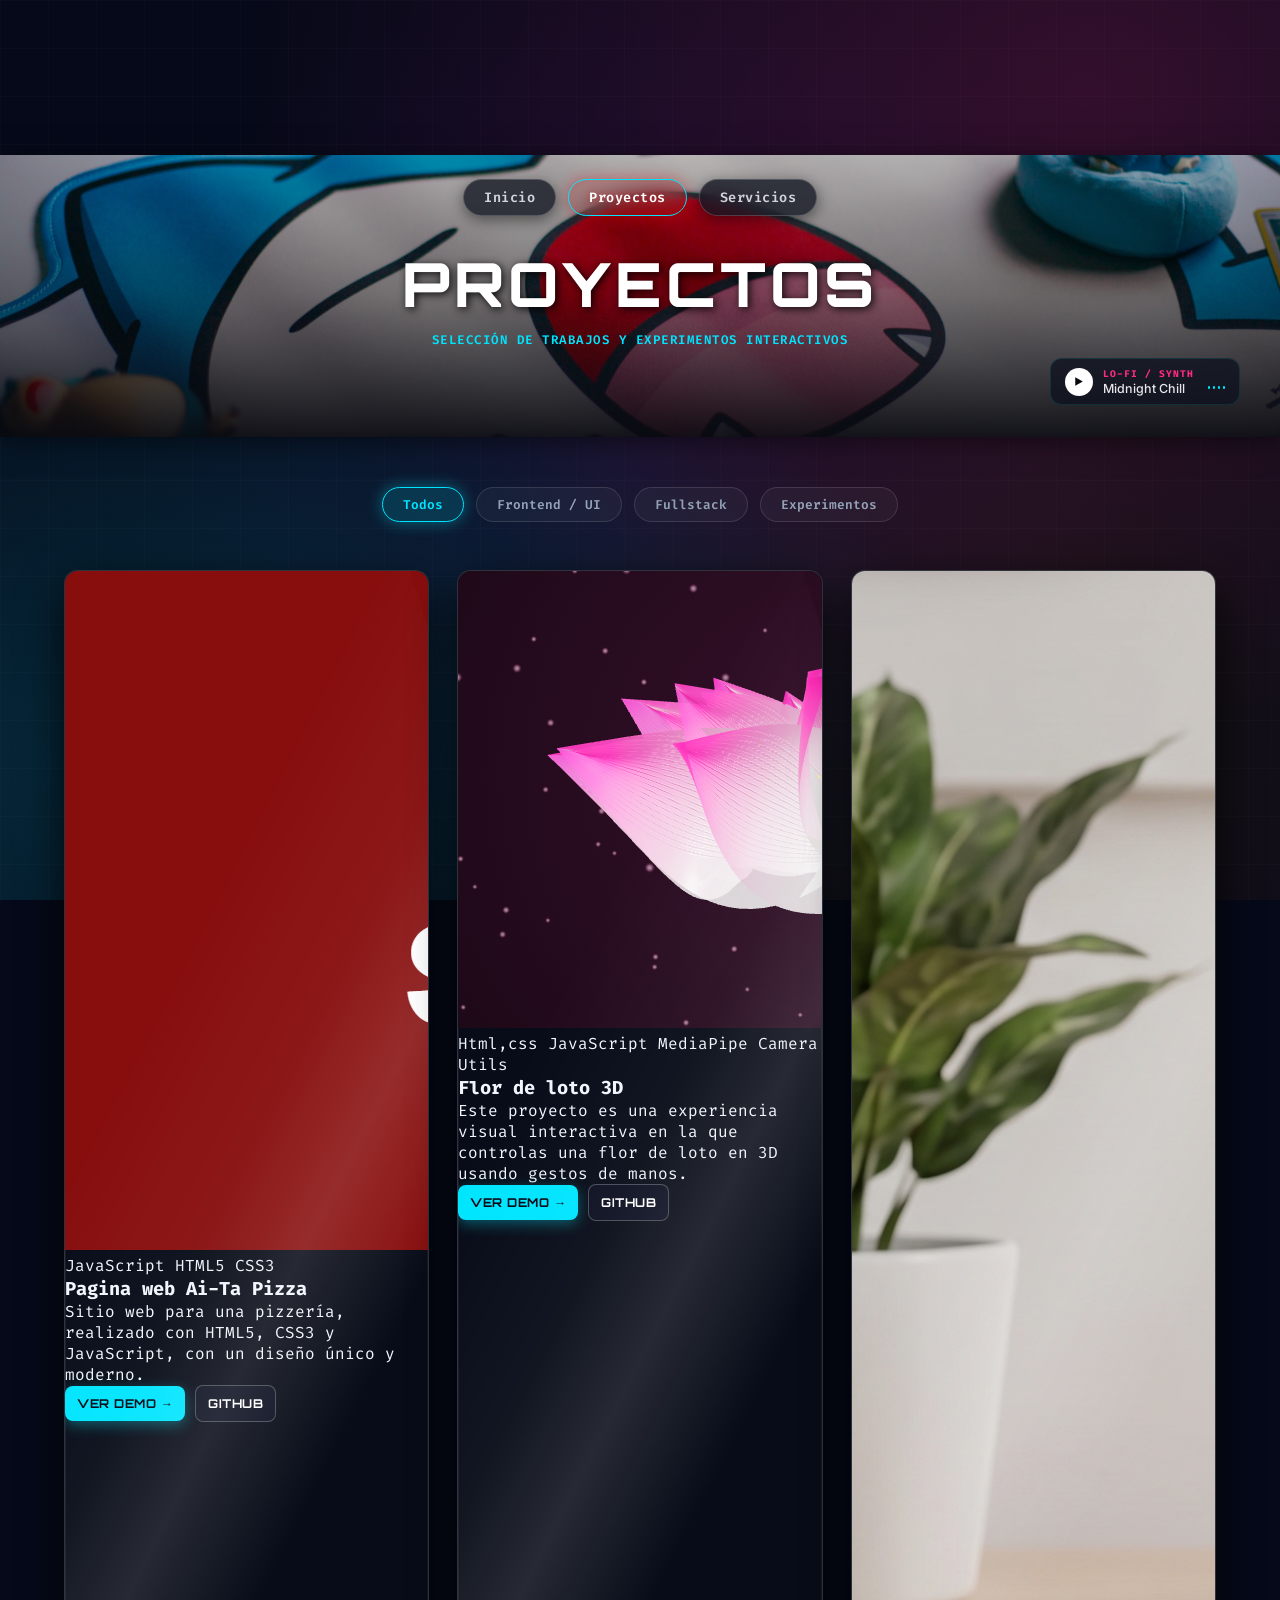
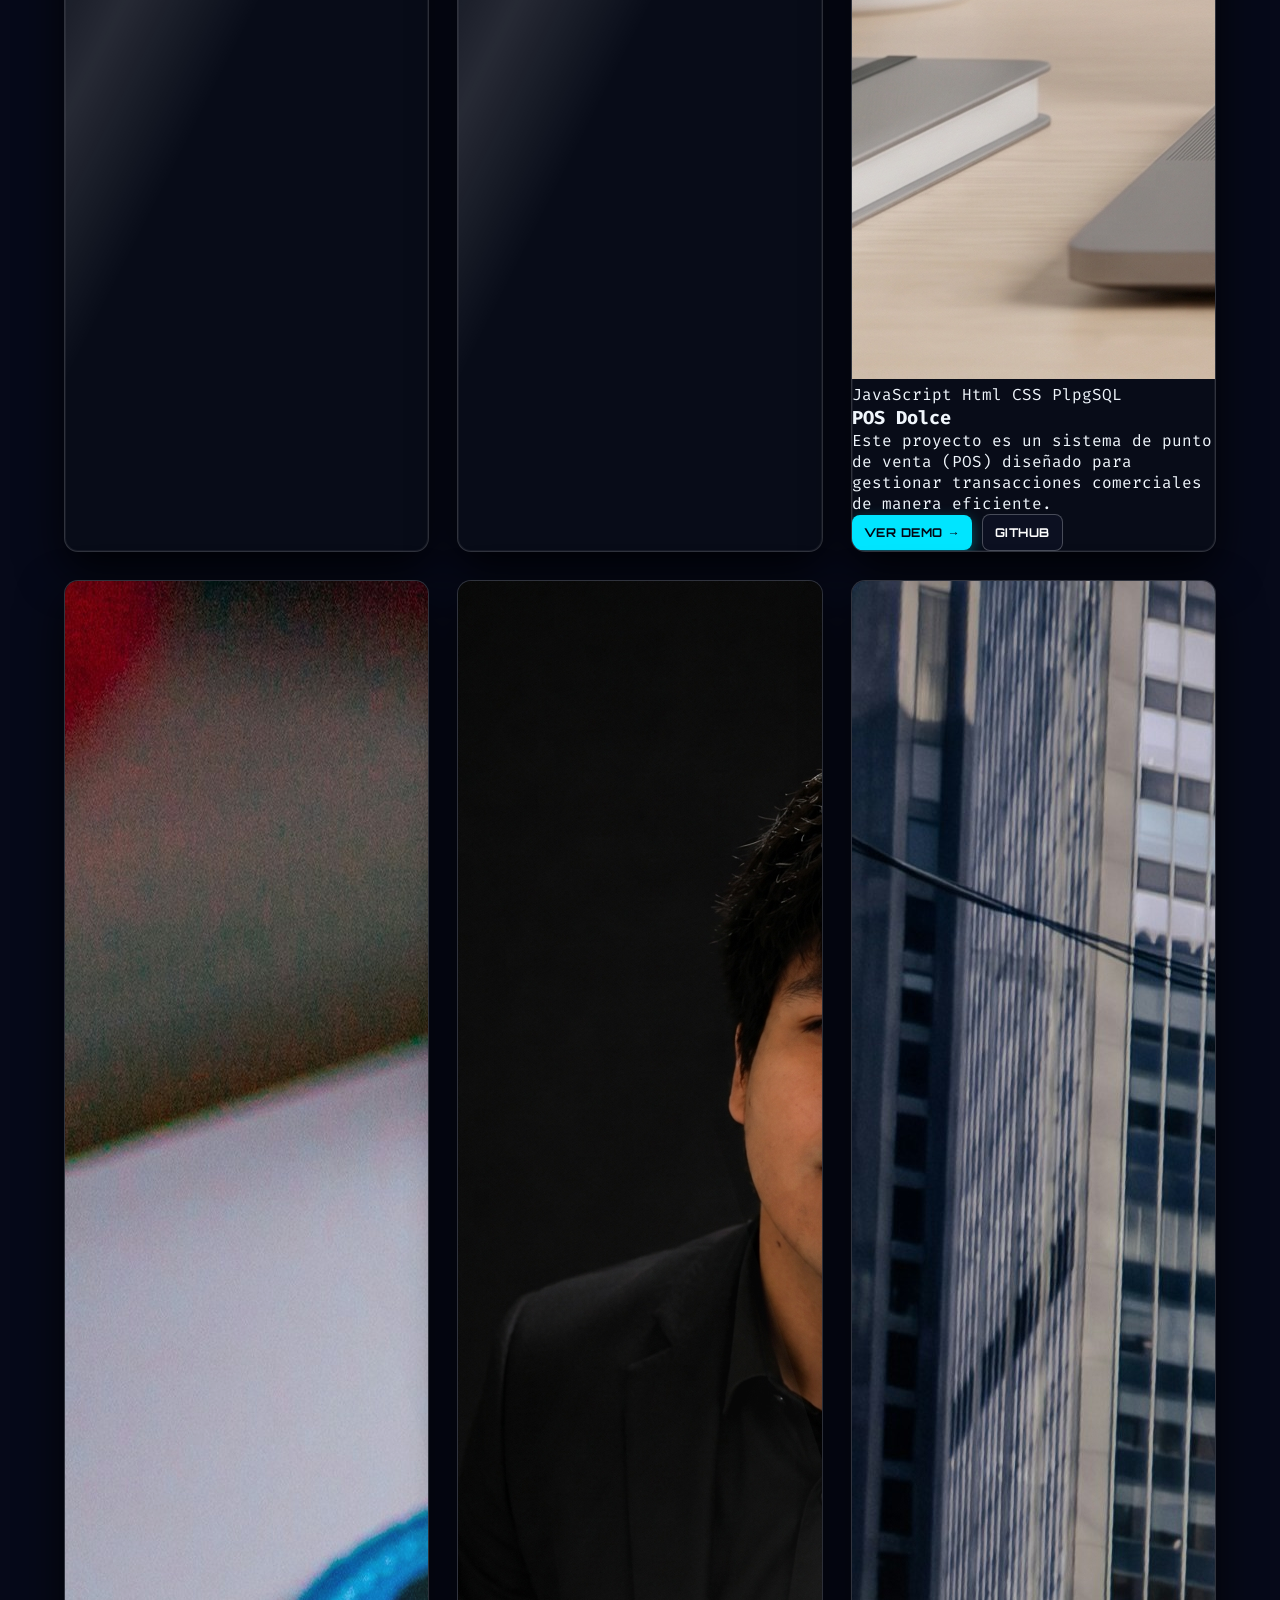
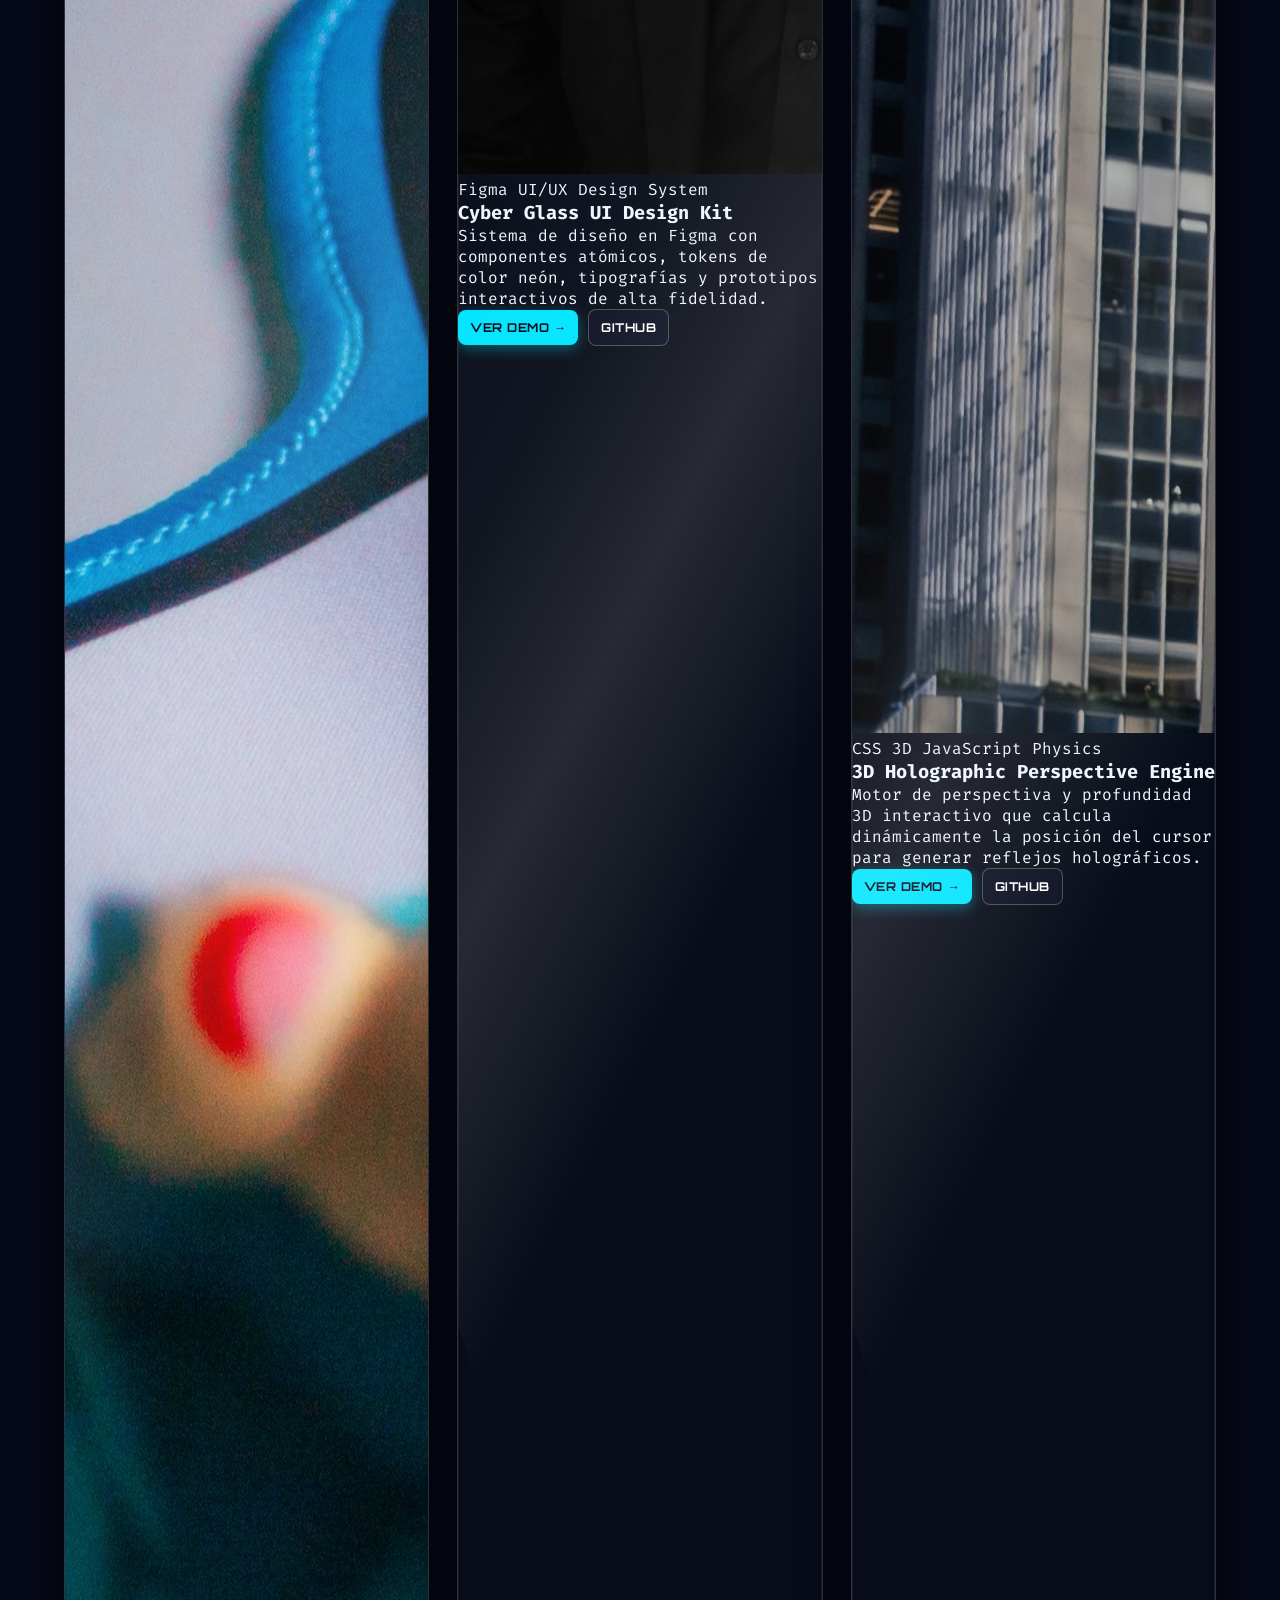
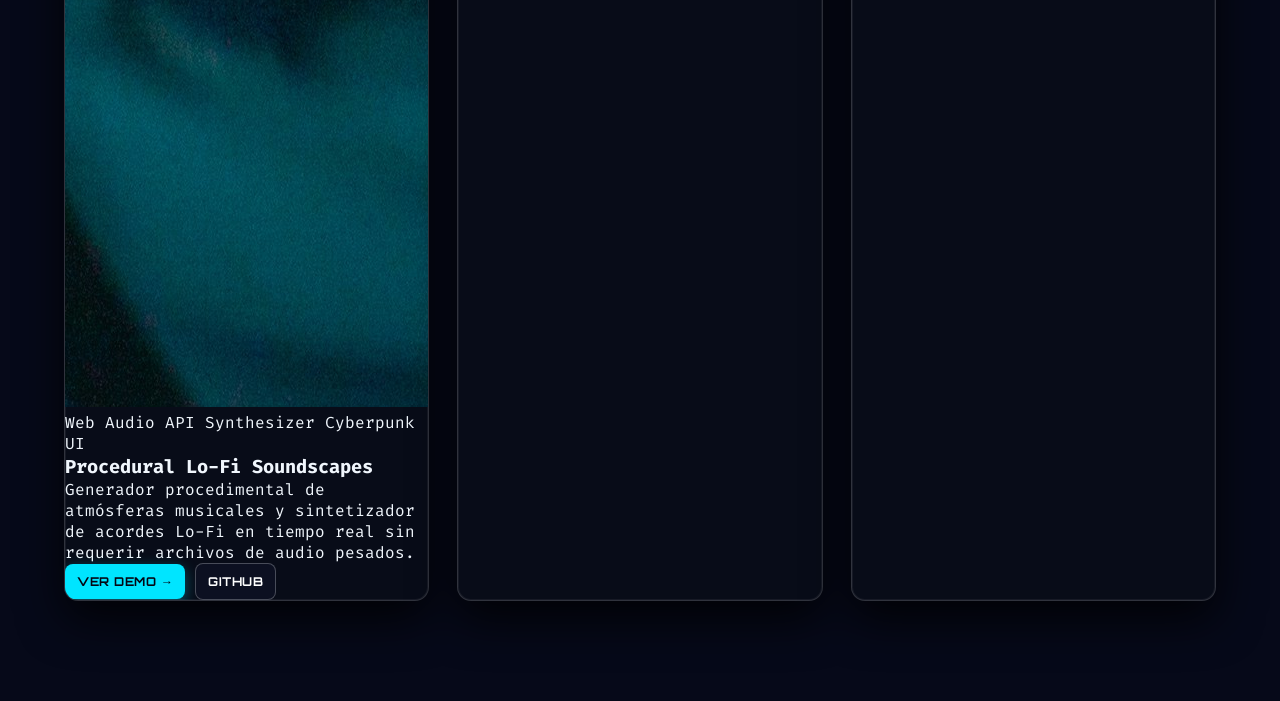
<file: proyectos.html>
<!DOCTYPE html>
<html lang="es">
<head>
  <meta charset="UTF-8">
  <meta name="viewport" content="width=device-width, initial-scale=1.0">
  <title>Proyectos - Will Salinas</title>
  <link rel="icon" href="image/icono.png">
  <link rel="preconnect" href="https://fonts.googleapis.com">
  <link rel="preconnect" href="https://fonts.gstatic.com" crossorigin>
  <link href="https://fonts.googleapis.com/css2?family=Fira+Code:wght@400;600;700&family=Instrument+Serif:ital@0;1&family=Inter:wght@300;400;500;600;700&family=Orbitron:wght@600;800;900&display=swap" rel="stylesheet">
  <link rel="stylesheet" href="css/index.css">
  <link rel="stylesheet" href="css/proyectos.css">
</head>
<body>

  <!-- Lienzo interactivo de fondo (Estrellas / Constelaciones) -->
  <canvas id="starfield"></canvas>

  <!-- Banner del Canal con título centrado "PROYECTOS" -->
  <header class="channel-banner banner-centered banner-proyectos">
    <!-- Fila Superior: 4 Botones en forma de Burbuja dentro del Banner -->
    <div class="banner-top-row">
      <nav class="banner-center-nav">
        <div class="bubble-nav">
          <a href="index.html" class="bubble-btn">Inicio</a>
          <a href="proyectos.html" class="bubble-btn active">Proyectos</a>
          <a href="publicaciones.html" class="bubble-btn">Servicios</a>
        </div>
      </nav>
    </div>

    <!-- Centro: Título Principal PROYECTOS -->
    <div class="banner-centered-middle">
      <div class="banner-center-title">
        <h1 class="brand-title brand-title-center">PROYECTOS</h1>
        <p class="hero-subtag">SELECCIÓN DE TRABAJOS Y EXPERIMENTOS INTERACTIVOS</p>
      </div>
    </div>

    <!-- Fila Inferior: Reproductor Lo-Fi Minimalista a la derecha -->
    <div class="banner-bottom-row">
      <div class="banner-right">
        <div class="lofi-player-widget" id="lofiWidget">
          <div class="player-main">
            <button class="player-play-btn" id="lofiPlayBtn" title="Reproducir / Pausar">
              <svg id="playIcon" viewBox="0 0 24 24" width="13" height="13" fill="currentColor">
                <polygon points="6,4 20,12 6,20"></polygon>
              </svg>
              <svg id="pauseIcon" viewBox="0 0 24 24" width="13" height="13" fill="currentColor" style="display:none;">
                <rect x="5" y="4" width="4" height="16"></rect>
                <rect x="15" y="4" width="4" height="16"></rect>
              </svg>
            </button>
            <div class="player-info">
              <span class="track-tag">LO-FI / SYNTH</span>
              <span class="track-title" id="trackTitle">Midnight Chill</span>
            </div>
            <div class="sound-equalizer" id="equalizer">
              <span class="bar"></span>
              <span class="bar"></span>
              <span class="bar"></span>
              <span class="bar"></span>
            </div>
          </div>
          <audio id="lofiAudio" preload="none" src="https://stream.zeno.fm/f3wvbbqmdg8uv"></audio>
        </div>
      </div>
    </div>
  </header>

  <!-- Contenedor Principal de Proyectos -->
  <main class="projects-section">
    
    <!-- Filtros de Proyectos -->
    <div class="projects-filter">
      <button class="filter-btn active" data-filter="all">Todos</button>
      <button class="filter-btn" data-filter="frontend">Frontend / UI</button>
      <button class="filter-btn" data-filter="fullstack">Fullstack</button>
      <button class="filter-btn" data-filter="experimentos">Experimentos</button>
    </div>

    <!-- Grid de Proyectos -->
    <div class="projects-grid">
      
      <!-- Tarjeta Proyecto 1 -->
      <article class="project-card" data-category="frontend">
        <div class="project-thumb-wrap">
          <img src="image/Pagina.png" alt="Cyber Starfield Portfolio" class="project-thumb">
        </div>
        <div class="project-details">
          <div class="project-tags">
            <span class="tech-tag">JavaScript</span>
            <span class="tech-tag">HTML5</span>
            <span class="tech-tag">CSS3</span>
          </div>
          <h3 class="project-title">Pagina web Ai-Ta Pizza</h3>
          <p class="project-description">
            Sitio web para una pizzería, realizado con HTML5, CSS3 y JavaScript, con un diseño único y moderno.
          </p>
          <div class="project-actions">
            <button class="project-btn project-btn-primary open-demo-btn" 
              data-title="Pagina web Ai-Ta Pizza"
              data-tags="JavaScript, HTML5, CSS3"
              data-desc="Sitio web para una pizzería, realizado con HTML5, CSS3 y JavaScript, con un diseño único y moderno."
              data-features="Diseño único y moderno.|Video de la temática.|Acceso a delivery y menú interactivo."
              data-video="video/aitapizza.mp4"
              data-github="https://github.com/willwolfs/AitaPizza-Web">
              Ver Demo &rarr;
            </button>
            <a href="https://github.com/willwolfs/AitaPizza-Web" target="_blank" rel="noopener noreferrer" class="project-btn project-btn-secondary">GitHub</a>
          </div>
        </div>
      </article>

      <!-- Tarjeta Proyecto 2 -->
      <article class="project-card" data-category="frontend">
        <div class="project-thumb-wrap">
          <img src="image/flor.png" alt="Interactive UI Components" class="project-thumb">
        </div>
        <div class="project-details">
          <div class="project-tags">
            <span class="tech-tag">Html,css</span>
            <span class="tech-tag">JavaScript</span>
            <span class="tech-tag">MediaPipe</span>
            <span class="tech-tag">Camera Utils</span>
          </div>
          <h3 class="project-title">Flor de loto 3D</h3>
          <p class="project-description">
            Este proyecto es una experiencia visual interactiva en la que controlas una flor de loto en 3D usando gestos de manos.
          </p>
          <div class="project-actions">
            <button class="project-btn project-btn-primary open-demo-btn"
              data-title="Flor de loto 3D"
              data-tags="Html,css,JavaScript,MediaPipe,Camera Utils"
              data-desc="Este proyecto es una experiencia visual interactiva en la que controlas una flor de loto en 3D usando gestos de manos."
              data-features="Experimenta la interacción con el entorno de forma natural.|Observa cómo la tecnología se fusiona con la naturaleza.|Descubre una experiencia relajante y meditativa.|"
              data-video="video/flor.mp4"
              data-github="https://github.com/willwolfs/flor.loto">
              Ver Demo &rarr;
            </button>
            <a href="https://github.com/willwolfs/flor.loto" target="_blank" rel="noopener noreferrer" class="project-btn project-btn-secondary">GitHub</a>
          </div>
        </div>
      </article>

      <!-- Tarjeta Proyecto 3 -->
      <article class="project-card" data-category="fullstack">
        <div class="project-thumb-wrap">
          <img src="image/app.jpeg" alt="DevOps Cloud Container Orchestrator" class="project-thumb">
        </div>
        <div class="project-details">
          <div class="project-tags">
            <span class="tech-tag">JavaScript</span>
            <span class="tech-tag">Html</span>
            <span class="tech-tag">CSS</span>
             <span class="tech-tag">PlpgSQL</span>
          </div>
          <h3 class="project-title">POS Dolce</h3>
          <p class="project-description">
            Este proyecto es un sistema de punto de venta (POS) diseñado para gestionar transacciones comerciales de manera eficiente.
          </p>
          <div class="project-actions">
            <button class="project-btn project-btn-primary open-demo-btn"
              data-title="POS Dolce"
              data-tags="JavaScript, Html, CSS, PlpgSQL"
              data-desc="Este proyecto es un sistema de punto de venta (POS) diseñado para gestionar transacciones comerciales de manera eficiente."
              data-features="Interface intuitiva para la gestión de ventas.|Diseño moderno y minimalista.|Sistema de inventario integrado.|"
              data-video="video/posdolce.mp4"
              data-github="https://github.com/willwolfs/Dolce">
              Ver Demo &rarr;
            </button>
            <a href="https://github.com/willwolfs/Dolce" target="_blank" rel="noopener noreferrer" class="project-btn project-btn-secondary">GitHub</a>
          </div>
        </div>
      </article>

      <!-- Tarjeta Proyecto 4 -->
      <article class="project-card" data-category="experimentos">
        <div class="project-thumb-wrap">
          <img src="image/snorlax.jpg" alt="Lo-Fi Sound procedural Synthesizer" class="project-thumb">
        </div>
        <div class="project-details">
          <div class="project-tags">
            <span class="tech-tag">Web Audio API</span>
            <span class="tech-tag">Synthesizer</span>
            <span class="tech-tag">Cyberpunk UI</span>
          </div>
          <h3 class="project-title">Procedural Lo-Fi Soundscapes</h3>
          <p class="project-description">
            Generador procedimental de atmósferas musicales y sintetizador de acordes Lo-Fi en tiempo real sin requerir archivos de audio pesados.
          </p>
          <div class="project-actions">
            <button class="project-btn project-btn-primary open-demo-btn"
              data-title="Procedural Lo-Fi Soundscapes"
              data-tags="Web Audio API, DSP, Oscillator Nodes"
              data-desc="Motor de síntesis sonora que genera progresiones armónicas de jazz y acordes Lo-Fi directamente en el hilo de audio del navegador. Aplica filtros pasa-bajas cálidos y reverberación por convolución matemática."
              data-features="Generación matemática de frecuencias sonoras en tiempo real|Ecualizador visual sincronizado por audio|Cero consumo de ancho de banda y latencia ultra baja"
              data-video="https://assets.mixkit.co/videos/preview/mixkit-dj-adjusting-the-sound-at-a-party-41716-large.mp4"
              data-github="https://github.com/willwolfs">
              Ver Demo &rarr;
            </button>
            <a href="https://github.com/willwolfs" target="_blank" rel="noopener noreferrer" class="project-btn project-btn-secondary">GitHub</a>
          </div>
        </div>
      </article>

      <!-- Tarjeta Proyecto 5 -->
      <article class="project-card" data-category="frontend">
        <div class="project-thumb-wrap">
          <img src="image/Gemini_Generated_Image_t98cxut98cxut98c.jpeg" alt="Figma Design System UI Kit" class="project-thumb">
        </div>
        <div class="project-details">
          <div class="project-tags">
            <span class="tech-tag">Figma</span>
            <span class="tech-tag">UI/UX</span>
            <span class="tech-tag">Design System</span>
          </div>
          <h3 class="project-title">Cyber Glass UI Design Kit</h3>
          <p class="project-description">
            Sistema de diseño en Figma con componentes atómicos, tokens de color neón, tipografías y prototipos interactivos de alta fidelidad.
          </p>
          <div class="project-actions">
            <button class="project-btn project-btn-primary open-demo-btn"
              data-title="Cyber Glass UI Design Kit"
              data-tags="Figma, Auto-Layout 5.0, Design Tokens"
              data-desc="Kit de diseño UI/UX completo construido con auto-layout avanzado, variantes de componentes y tokens semánticos sincronizados con código CSS. Diseñado para acelerar la creación de aplicaciones web con estética futurista."
              data-features="Más de 80 componentes configurables con variantes|Guía de estilos completa con tipografía y paleta cromática|Prototipos navegables listos para pruebas de usabilidad"
              data-video="https://assets.mixkit.co/videos/preview/mixkit-creative-team-working-on-a-digital-project-41714-large.mp4"
              data-github="https://github.com/willwolfs">
              Ver Demo &rarr;
            </button>
            <a href="https://github.com/willwolfs" target="_blank" rel="noopener noreferrer" class="project-btn project-btn-secondary">GitHub</a>
          </div>
        </div>
      </article>

      <!-- Tarjeta Proyecto 6 -->
      <article class="project-card" data-category="experimentos">
        <div class="project-thumb-wrap">
          <img src="image/pika2.jpg" alt="Interactive 3D Card Engine" class="project-thumb">
        </div>
        <div class="project-details">
          <div class="project-tags">
            <span class="tech-tag">CSS 3D</span>
            <span class="tech-tag">JavaScript</span>
            <span class="tech-tag">Physics</span>
          </div>
          <h3 class="project-title">3D Holographic Perspective Engine</h3>
          <p class="project-description">
            Motor de perspectiva y profundidad 3D interactivo que calcula dinámicamente la posición del cursor para generar reflejos holográficos.
          </p>
          <div class="project-actions">
            <button class="project-btn project-btn-primary open-demo-btn"
              data-title="3D Holographic Perspective Engine"
              data-tags="CSS 3D Transforms, Pointer Events, Glare Physics"
              data-desc="Experimento de física visual que transforma tarjetas planas en objetos tridimensionales interactivos. Calcula ángulos de inclinación (pitch y roll) y desplaza reflejos dinámicos con aceleración por GPU."
              data-features="Cálculo matemático de vectores de inclinación en tiempo real|Capas holográficas con gradientes y aberración cromática|Soporte multi-dispositivo y acelerómetro en móviles"
              data-video="https://assets.mixkit.co/videos/preview/mixkit-hand-typing-on-a-laptop-keyboard-41315-large.mp4"
              data-github="https://github.com/willwolfs">
              Ver Demo &rarr;
            </button>
            <a href="https://github.com/willwolfs" target="_blank" rel="noopener noreferrer" class="project-btn project-btn-secondary">GitHub</a>
          </div>
        </div>
      </article>

    </div>

  </main>

  <!-- Modal de Video Demostración (2 Columnas: Descripción a la Izquierda, Video a la Derecha) -->
  <div class="demo-modal-overlay" id="demoModal" aria-hidden="true">
    <div class="demo-modal-window">
      <!-- Botón de Cerrar Modal -->
      <button class="modal-close-btn" id="closeModalBtn" title="Cerrar ventana">&times;</button>

      <div class="demo-modal-grid">
        <!-- Columna Izquierda: Información del Proyecto -->
        <div class="demo-info-col">
          <div class="demo-modal-badge">
            <span class="demo-dot"></span>
            <span>DEMOSTRACIÓN EN VIVO</span>
          </div>

          <h3 class="demo-modal-title" id="modalProjectTitle">Título del Proyecto</h3>
          
          <div class="demo-tags-wrap" id="modalProjectTags">
            <!-- Tags inyectados dinámicamente -->
          </div>

          <div class="demo-desc-block">
            <h4 class="demo-block-title">Descripción</h4>
            <p class="demo-modal-desc" id="modalProjectDesc">
              Descripción del proyecto...
            </p>
          </div>

          <div class="demo-features-block">
            <h4 class="demo-block-title">Aspectos Destacados</h4>
            <ul class="demo-features-list" id="modalProjectFeatures">
              <!-- Lista inyectada dinámicamente -->
            </ul>
          </div>

          <div class="demo-modal-actions">
            <a href="#" target="_blank" rel="noopener noreferrer" class="project-btn project-btn-primary" id="modalGithubBtn">
              Ver en GitHub &rarr;
            </a>
          </div>
        </div>

        <!-- Columna Derecha: Reproductor de Video del Demo -->
        <div class="demo-video-col">
          <div class="video-container-wrap">
            <video id="modalVideoPlayer" class="demo-video-player" controls playsinline loop preload="metadata">
              <source src="" type="video/mp4" id="modalVideoSource">
              Tu navegador no soporta la reproducción de video.
            </video>
            <div class="video-frame-glow"></div>
          </div>
        </div>
      </div>
    </div>
  </div>

  <script src="script.js"></script>
</body>
</html>
</file>
<file: css/index.css>
:root {
  --bg-color: #060919;
  --panel-bg: rgba(9, 16, 36, 0.8);
  --miami-cyan: #00e5ff;
  --miami-pink: #ff2a85;
  --miami-purple: #8a2be2;
  --miami-sunset: #ff7b00;
  --cyan-neon: #00e5ff;
  --accent-red: #ff2a85;
  --accent-cyan: #00e5ff;
  --ferrari-yellow: #00e5ff;
  --racing-red: #ff2a85;
  --racing-red-glow: rgba(255, 42, 133, 0.35);
  --text-main: #f0f6fc;
  --text-muted: #94a3b8;
  --border-subtle: rgba(0, 229, 255, 0.12);
}

* {
  margin: 0;
  padding: 0;
  box-sizing: border-box;
}

html {
  scroll-behavior: smooth;
}

body {
  background-color: #060919;
  background-image: 
    radial-gradient(ellipse at 85% 10%, rgba(255, 42, 133, 0.18) 0%, transparent 55%),
    radial-gradient(ellipse at 15% 85%, rgba(0, 229, 255, 0.16) 0%, transparent 50%),
    radial-gradient(circle at 50% 50%, rgba(138, 43, 226, 0.08) 0%, transparent 65%),
    radial-gradient(circle at 80% 80%, rgba(255, 123, 0, 0.09) 0%, transparent 45%),
    linear-gradient(rgba(255, 255, 255, 0.015) 1px, transparent 1px),
    linear-gradient(90deg, rgba(255, 255, 255, 0.015) 1px, transparent 1px);
  background-size: 100% 100%, 100% 100%, 100% 100%, 100% 100%, 48px 48px, 48px 48px;
  background-attachment: fixed;
  color: var(--text-main);
  font-family: 'Fira Code', monospace;
  min-height: 100vh;
  overflow-x: hidden;
}

/* --- Capa de Fondo: Palmeras Estilo Miami (Estático) --- */
.miami-palms-layer {
  position: fixed;
  top: 0;
  left: 0;
  width: 100vw;
  height: 100vh;
  background-image: url('../image/palmeras_miami.svg');
  background-position: center bottom;
  background-repeat: no-repeat;
  background-size: cover;
  pointer-events: none;
  z-index: 0;
  opacity: 0.65;
}

/* --- Banner Superior --- */
.channel-banner {
  background-image: 
    linear-gradient(to bottom, rgba(6, 9, 25, 0.2) 0%, rgba(12, 16, 40, 0.5) 50%, rgba(6, 9, 25, 0.98) 100%),
    url('../image/pika2.jpg');
  background-size: cover;
  background-position: center;
  background-repeat: no-repeat;
  min-height: 280px;
  display: flex;
  flex-direction: column;
  justify-content: flex-end;
  padding: 24px 24px 32px;
  position: relative;
  z-index: 2;
  box-shadow: 0 4px 25px rgba(0, 0, 0, 0.5);
  border-bottom: none;
}

.banner-top-row {
  width: 100%;
  display: flex;
  justify-content: center;
  align-items: center;
}

.banner-content {
  width: 100%;
  max-width: 1200px;
  margin: 0 auto;
  display: flex;
  justify-content: space-between;
  align-items: flex-end;
  gap: 20px;
}

.banner-left {
  display: flex;
  flex-direction: column;
  gap: 8px;
}

.brand-title {
  font-family: 'Orbitron', sans-serif;
  font-size: 2.8rem;
  font-weight: 800;
  letter-spacing: 2px;
  color: #ffffff;
  text-shadow: 2px 2px 8px rgba(0, 0, 0, 0.9);
  margin: 0;
}

/* Modificadores de Banner Centrado para páginas secundarias */
.banner-centered-middle {
  display: flex;
  flex-direction: column;
  align-items: center;
  justify-content: center;
  text-align: center;
  margin: auto;
  padding: 30px 0 10px;
}

.banner-center-title {
  display: flex;
  flex-direction: column;
  align-items: center;
  gap: 10px;
}

.brand-title-center {
  font-size: clamp(2.6rem, 5vw, 3.8rem);
  letter-spacing: 4px;
}

.banner-bottom-row {
  width: 100%;
  max-width: 1200px;
  margin: 0 auto;
  display: flex;
  justify-content: flex-end;
  align-items: flex-end;
}

/* Redes Sociales */
.banner-socials {
  display: flex;
  align-items: center;
  gap: 12px;
}

.social-icon-btn {
  display: inline-flex;
  align-items: center;
  justify-content: center;
  width: 38px;
  height: 38px;
  border-radius: 50%;
  background: rgba(255, 255, 255, 0.95);
  border: 1px solid rgba(255, 255, 255, 0.2);
  backdrop-filter: blur(8px);
  transition: all 0.2s ease;
  box-shadow: 0 2px 6px rgba(0, 0, 0, 0.5);
  text-decoration: none;
}

.social-img-icon {
  width: 20px;
  height: 20px;
  object-fit: contain;
  display: block;
}

.social-icon-btn:hover {
  background: #ffffff;
  border-color: #ffffff;
  transform: translateY(-2px);
  box-shadow: 0 0 12px rgba(255, 255, 255, 0.4);
}

/* --- Reproductor Lo-Fi Minimalista (Esquina Derecha del Banner) --- */
.banner-right {
  display: flex;
  align-items: flex-end;
}

.lofi-player-widget {
  background: rgba(13, 16, 28, 0.75);
  border: 1px solid var(--border-subtle);
  border-radius: 12px;
  padding: 8px 14px;
  backdrop-filter: blur(10px);
  transition: all 0.25s ease;
}

.lofi-player-widget:hover {
  background: rgba(13, 16, 28, 0.9);
  border-color: rgba(225, 6, 0, 0.35);
  box-shadow: 0 4px 16px rgba(0, 0, 0, 0.4);
}

.player-main {
  display: flex;
  align-items: center;
  gap: 10px;
}

.player-play-btn {
  width: 28px;
  height: 28px;
  border-radius: 50%;
  background: #ffffff;
  border: none;
  color: #08090f;
  display: flex;
  align-items: center;
  justify-content: center;
  cursor: pointer;
  flex-shrink: 0;
  transition: all 0.2s ease;
}

.player-play-btn:hover {
  background: var(--cyan-neon);
  box-shadow: 0 0 10px var(--cyan-neon);
  transform: scale(1.05);
}

.player-info {
  display: flex;
  flex-direction: column;
  gap: 1px;
}

.track-tag {
  font-family: 'Fira Code', monospace;
  font-size: 0.6rem;
  font-weight: 700;
  letter-spacing: 1px;
  color: var(--accent-red);
}

.track-title {
  font-family: 'Inter', sans-serif;
  font-size: 0.78rem;
  font-weight: 500;
  color: #e5e7eb;
  white-space: nowrap;
}

/* Ecualizador Animado */
.sound-equalizer {
  display: flex;
  align-items: flex-end;
  gap: 2.5px;
  height: 14px;
  margin-left: 4px;
}

.sound-equalizer .bar {
  width: 2.5px;
  background: var(--cyan-neon);
  border-radius: 2px;
  height: 3px;
  transition: height 0.2s ease;
}

.lofi-player-widget.playing .sound-equalizer .bar {
  animation: equalizerBounce 1s ease-in-out infinite alternate;
}

.lofi-player-widget.playing .sound-equalizer .bar:nth-child(1) { animation-delay: 0.1s; }
.lofi-player-widget.playing .sound-equalizer .bar:nth-child(2) { animation-delay: 0.35s; }
.lofi-player-widget.playing .sound-equalizer .bar:nth-child(3) { animation-delay: 0.2s; }
.lofi-player-widget.playing .sound-equalizer .bar:nth-child(4) { animation-delay: 0.45s; }

@keyframes equalizerBounce {
  0% { height: 3px; }
  50% { height: 14px; }
  100% { height: 6px; }
}

/* --- NavegaciÃ³n de 4 Burbujas dentro del Banner --- */
.banner-center-nav {
  display: flex;
  justify-content: center;
  align-items: center;
  margin: 0 auto;
}

.bubble-nav {
  display: flex;
  align-items: center;
  justify-content: center;
  gap: 12px;
  flex-wrap: wrap;
  background: transparent;
  border: none;
  box-shadow: none;
  backdrop-filter: none;
  padding: 0;
}

.bubble-btn {
  display: inline-flex;
  align-items: center;
  justify-content: center;
  background: rgba(13, 16, 28, 0.75);
  border: 1px solid rgba(255, 255, 255, 0.18);
  color: #d1d5db;
  font-family: 'Fira Code', monospace;
  font-size: 0.85rem;
  font-weight: 600;
  padding: 9px 20px;
  border-radius: 30px;
  text-decoration: none;
  cursor: pointer;
  backdrop-filter: blur(12px);
  -webkit-backdrop-filter: blur(12px);
  box-shadow: 0 4px 15px rgba(0, 0, 0, 0.5);
  transition: all 0.25s ease;
  white-space: nowrap;
  letter-spacing: 0.5px;
}

.bubble-btn:hover {
  color: #ffffff;
  background: rgba(13, 16, 28, 0.95);
  border-color: rgba(225, 6, 0, 0.5);
  box-shadow: 0 6px 20px rgba(0, 0, 0, 0.7), 0 0 14px rgba(225, 6, 0, 0.25);
  transform: translateY(-2px);
}

.bubble-btn.active {
  background: rgba(225, 6, 0, 0.15);
  color: #ffffff;
  border-color: var(--cyan-neon);
  box-shadow: 0 0 16px rgba(225, 6, 0, 0.4), inset 0 0 10px rgba(225, 6, 0, 0.15);
  text-shadow: 0 0 8px rgba(225, 6, 0, 0.6);
}

/* --- Sección de Presentación Principal (2 Columnas: Descripción Izquierda, Carnet Derecha) --- */
.hero-split-section {
  display: grid;
  grid-template-columns: 1.15fr 0.85fr;
  gap: 48px;
  align-items: start;
  width: 100%;
  margin: 10px 0 50px;
}

/* Columna Izquierda: DescripciÃ³n & Editorial */
.hero-desc-col {
  display: flex;
  flex-direction: column;
  gap: 20px;
}

.hello-badge {
  display: inline-flex;
  align-items: center;
  gap: 8px;
  background: rgba(13, 16, 28, 0.85);
  border: 1px solid rgba(225, 6, 0, 0.4);
  padding: 6px 16px;
  border-radius: 30px;
  font-family: 'Fira Code', monospace;
  font-size: 0.82rem;
  font-weight: 700;
  color: var(--cyan-neon);
  box-shadow: 0 0 16px rgba(225, 6, 0, 0.25);
  backdrop-filter: blur(10px);
  align-self: flex-start;
}

.hello-dot {
  width: 8px;
  height: 8px;
  border-radius: 50%;
  background: var(--cyan-neon);
  box-shadow: 0 0 8px var(--cyan-neon);
}

.typing-cursor {
  color: var(--cyan-neon);
  animation: blinkCursor 0.8s infinite;
}

@keyframes blinkCursor {
  0%, 100% { opacity: 1; }
  50% { opacity: 0; }
}

.hero-heading {
  font-family: 'Instrument Serif', Georgia, serif;
  font-size: clamp(2.8rem, 4.5vw, 4.2rem);
  font-weight: 700;
  line-height: 1.05;
  color: #ffffff;
  letter-spacing: -0.5px;
}

.hero-subtag {
  font-family: 'Fira Code', monospace;
  font-size: 0.78rem;
  font-weight: 600;
  letter-spacing: 1.5px;
  color: var(--ferrari-yellow);
  text-transform: uppercase;
}

.about-text {
  font-family: 'Inter', -apple-system, BlinkMacSystemFont, sans-serif;
  font-size: 1.05rem;
  line-height: 1.7;
  color: #d1d5db;
  display: flex;
  flex-direction: column;
  gap: 18px;
}

.highlight-link {
  color: var(--accent-red);
  text-decoration: none;
  font-weight: 500;
  transition: all 0.2s ease;
}

.highlight-link:hover {
  color: #ff6b8b;
  text-decoration: underline;
  text-underline-offset: 4px;
}

.quote-highlight {
  color: var(--accent-red);
}

.social-prompt {
  font-style: italic;
  color: #94a3b8;
  margin-top: 4px;
}

.italic-link {
  color: var(--accent-red);
  font-style: italic;
  text-decoration: none;
}

.italic-link:hover {
  text-decoration: underline;
}

/* =========================================================
   Columna Derecha: Carnet de Desarrollador / VIP Pass
   ========================================================= */
.hero-carnet-col {
  display: flex;
  justify-content: center;
  align-items: flex-start;
  position: relative;
  padding: 0 10px;
  perspective: 1200px;
  margin-top: 15px; /* Deja espacio para que la soga sea visiblemente larga y elegante */
}

.carnet-container {
  display: flex;
  flex-direction: column;
  align-items: center;
  position: relative;
  width: 100%;
  max-width: 320px;
  transition: transform 0.4s cubic-bezier(0.2, 0.8, 0.2, 1);
}

.carnet-container:hover {
  transform: translateY(-6px) rotate(-1deg);
}

/* Cinta y Gancho del Carnet (Lanyard Clip unido con el Banner) */
.carnet-strap-holder {
  display: flex;
  flex-direction: column;
  align-items: center;
  position: relative;
  z-index: 1;
  margin-bottom: -10px;
}

.carnet-strap {
  width: 28px;
  height: 95px;
  margin-top: -75px;
  background: repeating-linear-gradient(
    45deg,
    #1e293b,
    #1e293b 4px,
    #0f172a 4px,
    #0f172a 8px
  );
  border-left: 1px solid rgba(255, 255, 255, 0.12);
  border-right: 1px solid rgba(255, 255, 255, 0.12);
  box-shadow: 0 4px 14px rgba(0, 0, 0, 0.8);
  position: relative;
}


.carnet-clip {
  width: 24px;
  height: 18px;
  background: linear-gradient(180deg, #94a3b8 0%, #475569 50%, #1e293b 100%);
  border-radius: 3px 3px 6px 6px;
  border: 1px solid rgba(255, 255, 255, 0.3);
  box-shadow: 0 3px 8px rgba(0, 0, 0, 0.6);
  position: relative;
  display: flex;
  justify-content: center;
  align-items: center;
}

.clip-metal {
  width: 12px;
  height: 6px;
  border: 1.5px solid #cbd5e1;
  border-bottom: none;
  border-radius: 2px 2px 0 0;
}

/* Tarjeta / Carnet */
.carnet-card {
  width: 100%;
  background: linear-gradient(165deg, rgba(17, 24, 43, 0.95) 0%, rgba(9, 13, 26, 0.98) 100%);
  border: 1px solid rgba(255, 255, 255, 0.15);
  border-radius: 20px;
  padding: 16px 20px 20px;
  box-shadow: 
    0 25px 60px rgba(0, 0, 0, 0.8),
    0 0 0 1px rgba(255, 255, 255, 0.05),
    inset 0 1px 1px rgba(255, 255, 255, 0.2);
  backdrop-filter: blur(20px);
  -webkit-backdrop-filter: blur(20px);
  position: relative;
  overflow: hidden;
  display: flex;
  flex-direction: column;
  gap: 12px;
}

/* Resplandor diagonal de acabado plástico / acrílico */
.carnet-card::after {
  content: '';
  position: absolute;
  top: -50%;
  left: -50%;
  width: 200%;
  height: 200%;
  background: linear-gradient(
    135deg,
    transparent 35%,
    rgba(255, 255, 255, 0.04) 45%,
    rgba(255, 255, 255, 0.1) 50%,
    transparent 55%
  );
  pointer-events: none;
  transform: rotate(-15deg);
  transition: transform 0.6s ease;
}

.carnet-container:hover .carnet-card::after {
  transform: rotate(-15deg) translateY(15%);
}

/* Ranura troquelada para la pinza */
.carnet-slot {
  width: 46px;
  height: 7px;
  background: #04060d;
  border: 1px solid rgba(255, 255, 255, 0.12);
  border-radius: 4px;
  margin: 0 auto 4px;
  box-shadow: inset 0 2px 4px rgba(0, 0, 0, 0.9);
}

/* Cabecera del Carnet */
.carnet-header {
  display: flex;
  justify-content: space-between;
  align-items: center;
  padding-bottom: 8px;
  border-bottom: 1px solid rgba(255, 255, 255, 0.08);
}

.carnet-brand {
  display: flex;
  flex-direction: column;
  gap: 2px;
}

.carnet-dept-tag {
  font-family: 'Orbitron', sans-serif;
  font-size: 0.68rem;
  font-weight: 800;
  letter-spacing: 1.5px;
  color: #f1f5f9;
}

.carnet-pass-type {
  font-family: 'Fira Code', monospace;
  font-size: 0.62rem;
  color: #94a3b8;
  letter-spacing: 1px;
}

/* Chip EMV de Seguridad */
.carnet-chip {
  width: 32px;
  height: 24px;
  background: linear-gradient(135deg, #d4af37 0%, #fef08a 50%, #a16207 100%);
  border-radius: 4px;
  position: relative;
  overflow: hidden;
  box-shadow: inset 0 0 0 1px rgba(0, 0, 0, 0.4), 0 2px 4px rgba(0, 0, 0, 0.4);
}

.chip-pattern {
  width: 100%;
  height: 100%;
  position: relative;
}

.chip-pattern::before {
  content: '';
  position: absolute;
  top: 50%;
  left: 0;
  width: 100%;
  height: 1px;
  background: rgba(0, 0, 0, 0.35);
}

.chip-pattern::after {
  content: '';
  position: absolute;
  top: 0;
  left: 50%;
  width: 1px;
  height: 100%;
  background: rgba(0, 0, 0, 0.35);
}

/* Foto del Carnet (Limpia y Profesional, estilo identificación) */
.carnet-photo-box {
  width: 100%;
  height: 210px;
  border-radius: 12px;
  overflow: hidden;
  position: relative;
  background: #02040a;
  border: 1px solid rgba(255, 255, 255, 0.15);
  box-shadow: inset 0 0 20px rgba(0, 0, 0, 0.8);
}

.carnet-photo-img {
  width: 100%;
  height: 100%;
  object-fit: cover;
  object-position: center 20%;
  display: block;
  filter: contrast(1.03) brightness(0.98);
  transition: transform 0.4s ease;
}

.carnet-container:hover .carnet-photo-img {
  transform: scale(1.03);
}

.carnet-status-badge {
  position: absolute;
  bottom: 8px;
  right: 8px;
  display: inline-flex;
  align-items: center;
  gap: 6px;
  background: rgba(8, 12, 22, 0.88);
  border: 1px solid rgba(74, 222, 128, 0.4);
  color: #4ade80;
  font-family: 'Fira Code', monospace;
  font-size: 0.65rem;
  font-weight: 700;
  padding: 3px 8px;
  border-radius: 12px;
  backdrop-filter: blur(8px);
}

.status-dot {
  width: 6px;
  height: 6px;
  border-radius: 50%;
  background: #4ade80;
  box-shadow: 0 0 8px #4ade80;
  animation: pulseDot 2s infinite;
}

@keyframes pulseDot {
  0%, 100% { opacity: 1; transform: scale(1); }
  50% { opacity: 0.4; transform: scale(0.85); }
}

/* Identidad en el Carnet */
.carnet-identity {
  display: flex;
  flex-direction: column;
  gap: 2px;
  text-align: left;
}

.carnet-name {
  font-family: 'Orbitron', sans-serif;
  font-size: 1.22rem;
  font-weight: 800;
  letter-spacing: 1.5px;
  color: #ffffff;
  margin: 0;
  text-transform: uppercase;
}

.carnet-title {
  font-family: 'Inter', sans-serif;
  font-size: 0.8rem;
  color: #cbd5e1;
  font-weight: 500;
  margin: 0;
}

/* Metadata Grid */
.carnet-meta-grid {
  display: grid;
  grid-template-columns: 1fr 1fr 1fr;
  gap: 8px;
  background: rgba(0, 0, 0, 0.25);
  border: 1px solid rgba(255, 255, 255, 0.08);
  border-radius: 8px;
  padding: 8px 10px;
}

.meta-item {
  display: flex;
  flex-direction: column;
  gap: 2px;
}

.meta-label {
  font-family: 'Fira Code', monospace;
  font-size: 0.58rem;
  color: #64748b;
  font-weight: 600;
  letter-spacing: 0.5px;
}

.meta-val {
  font-family: 'Fira Code', monospace;
  font-size: 0.72rem;
  color: #f1f5f9;
  font-weight: 700;
}

/* Pie del Carnet: Código de Barras y Holograma */
.carnet-footer {
  display: flex;
  justify-content: space-between;
  align-items: flex-end;
  padding-top: 8px;
  border-top: 1px dashed rgba(255, 255, 255, 0.12);
}

.carnet-barcode {
  display: flex;
  flex-direction: column;
  gap: 3px;
}

.barcode-lines {
  width: 140px;
  height: 22px;
  background: repeating-linear-gradient(
    90deg,
    #ffffff 0px,
    #ffffff 2px,
    transparent 2px,
    transparent 4px,
    #ffffff 4px,
    #ffffff 5px,
    transparent 5px,
    transparent 7px,
    #ffffff 7px,
    #ffffff 10px,
    transparent 10px,
    transparent 13px,
    #ffffff 13px,
    #ffffff 14px,
    transparent 14px,
    transparent 16px
  );
  opacity: 0.85;
}

.barcode-number {
  font-family: 'Fira Code', monospace;
  font-size: 0.62rem;
  letter-spacing: 2px;
  color: #64748b;
}

.carnet-holo-badge {
  background: linear-gradient(135deg, #38bdf8 0%, #c084fc 50%, #f472b6 100%);
  color: #040714;
  font-family: 'Orbitron', sans-serif;
  font-size: 0.58rem;
  font-weight: 900;
  letter-spacing: 1px;
  padding: 3px 8px;
  border-radius: 4px;
  box-shadow: 0 0 10px rgba(192, 132, 252, 0.4);
  text-shadow: 0 1px 1px rgba(255, 255, 255, 0.4);
}



/* Contenedor Inferior */
.about-container {
  position: relative;
  z-index: 1;
  max-width: 1200px;
  margin: 36px auto 80px;
  padding: 0 24px;
}

/* --- SecciÃ³n de Herramientas / Carrusel Infinito (Marquee) --- */
.tools-section {
  margin-top: 60px;
  padding-top: 45px;
  border-top: 1px dashed rgba(255, 255, 255, 0.1);
  display: flex;
  flex-direction: column;
  gap: 24px;
  width: 100%;
}

.tools-header {
  display: flex;
  flex-direction: column;
  gap: 6px;
  text-align: center;
  align-items: center;
}

.tools-title {
  font-family: 'Instrument Serif', Georgia, serif;
  font-size: 2.2rem;
  font-weight: 700;
  color: #ffffff;
  letter-spacing: -0.5px;
}

.tools-subtag {
  font-family: 'Fira Code', monospace;
  font-size: 0.76rem;
  font-weight: 600;
  letter-spacing: 1.5px;
  color: var(--text-muted);
  text-transform: uppercase;
}

/* Envoltorio del Marquee con MÃ¡scara de Desvanecimiento en los Bordes */
.marquee-wrapper {
  position: relative;
  width: 100%;
  overflow: hidden;
  padding: 10px 0;
  mask-image: linear-gradient(to right, transparent 0%, black 12%, black 88%, transparent 100%);
  -webkit-mask-image: linear-gradient(to right, transparent 0%, black 12%, black 88%, transparent 100%);
}

.marquee-track {
  display: flex;
  width: max-content;
  gap: 20px;
  animation: marqueeScroll 22s linear infinite;
}

.marquee-wrapper:hover .marquee-track {
  animation-play-state: paused; /* Pausar al pasar el mouse */
}

.marquee-group {
  display: flex;
  align-items: center;
  gap: 20px;
  flex-shrink: 0;
}

/* Cada Item de Herramienta en la Tira */
.marquee-item {
  background: rgba(13, 16, 28, 0.7);
  border: 1px solid var(--border-subtle);
  border-radius: 30px;
  padding: 8px 20px 8px 10px;
  display: flex;
  align-items: center;
  gap: 12px;
  backdrop-filter: blur(10px);
  -webkit-backdrop-filter: blur(10px);
  transition: all 0.25s ease;
  user-select: none;
}

.marquee-item:hover {
  background: rgba(13, 16, 28, 0.95);
  border-color: var(--glow-color, var(--cyan-neon));
  transform: translateY(-2px) scale(1.04);
  box-shadow: 0 6px 20px rgba(0, 0, 0, 0.6), 0 0 16px var(--glow-color, rgba(225, 6, 0, 0.3));
}

.tool-icon {
  width: 38px;
  height: 38px;
  border-radius: 50%;
  background: rgba(255, 255, 255, 0.05);
  border: 1px solid rgba(255, 255, 255, 0.1);
  display: flex;
  align-items: center;
  justify-content: center;
  flex-shrink: 0;
  padding: 7px;
}

.tool-img {
  width: 100%;
  height: 100%;
  object-fit: contain;
  display: block;
}

.tool-name {
  font-family: 'Orbitron', sans-serif;
  font-size: 0.86rem;
  font-weight: 700;
  color: #ffffff;
  letter-spacing: 0.5px;
  white-space: nowrap;
}

/* AnimaciÃ³n de Desplazamiento Infinito Continuo */
@keyframes marqueeScroll {
  from {
    transform: translateX(0);
  }
  to {
    transform: translateX(calc(-50% - 10px));
  }
}

/* --- SecciÃ³n 3: LÃ­nea de Tiempo de Experiencias & Habilidades --- */
.timeline-section {
  margin-top: 70px;
  padding-top: 50px;
  border-top: 1px dashed rgba(255, 255, 255, 0.1);
  display: flex;
  flex-direction: column;
  gap: 36px;
  width: 100%;
}

.timeline-header {
  display: flex;
  flex-direction: column;
  gap: 6px;
  text-align: center;
  align-items: center;
}

.section-title {
  font-family: 'Instrument Serif', Georgia, serif;
  font-size: clamp(2.2rem, 4vw, 3rem);
  font-weight: 700;
  color: #ffffff;
  letter-spacing: -0.5px;
}

.section-subtag {
  font-family: 'Fira Code', monospace;
  font-size: 0.76rem;
  font-weight: 600;
  letter-spacing: 1.5px;
  color: var(--text-muted);
  text-transform: uppercase;
}

/* Bloque de 3 Habilidades Clave */
.skills-highlight-grid {
  display: grid;
  grid-template-columns: repeat(3, 1fr);
  gap: 20px;
  max-width: 900px;
  margin: 0 auto 10px;
  width: 100%;
}

.skill-highlight-card {
  background: rgba(13, 18, 36, 0.7);
  border: 1px solid rgba(255, 255, 255, 0.1);
  border-radius: 16px;
  padding: 24px 20px;
  display: flex;
  flex-direction: column;
  gap: 12px;
  backdrop-filter: blur(10px);
  -webkit-backdrop-filter: blur(10px);
  transition: all 0.3s cubic-bezier(0.16, 1, 0.3, 1);
  position: relative;
  overflow: hidden;
}

.skill-highlight-card::before {
  content: '';
  position: absolute;
  top: 0;
  left: 0;
  width: 100%;
  height: 2px;
  background: linear-gradient(90deg, transparent, var(--cyan-neon), transparent);
  opacity: 0;
  transition: opacity 0.3s ease;
}

.skill-highlight-card:hover {
  transform: translateY(-4px);
  background: rgba(17, 24, 48, 0.9);
  border-color: rgba(0, 229, 255, 0.4);
  box-shadow: 0 12px 28px rgba(0, 0, 0, 0.4), 0 0 20px rgba(0, 229, 255, 0.15);
}

.skill-highlight-card:hover::before {
  opacity: 1;
}

.skill-card-icon {
  width: 44px;
  height: 44px;
  border-radius: 12px;
  background: rgba(0, 229, 255, 0.1);
  border: 1px solid rgba(0, 229, 255, 0.3);
  color: var(--cyan-neon);
  display: flex;
  align-items: center;
  justify-content: center;
  margin-bottom: 2px;
  transition: all 0.3s ease;
}

.skill-highlight-card:hover .skill-card-icon {
  background: var(--cyan-neon);
  color: #040714;
  box-shadow: 0 0 16px rgba(0, 229, 255, 0.6);
  transform: scale(1.06);
}

.skill-card-title {
  font-family: 'Orbitron', sans-serif;
  font-size: 0.96rem;
  font-weight: 700;
  color: #ffffff;
  letter-spacing: 0.5px;
}

.skill-card-desc {
  font-family: 'Inter', sans-serif;
  font-size: 0.88rem;
  line-height: 1.6;
  color: #94a3b8;
}

@media (max-width: 900px) {
  .skills-highlight-grid {
    grid-template-columns: 1fr;
    gap: 16px;
  }
}

.timeline-container {
  position: relative;
  max-width: 860px;
  margin: 0 auto;
  padding-left: 32px;
  display: flex;
  flex-direction: column;
  gap: 32px;
  border-left: 2px solid rgba(0, 229, 255, 0.25);
}

.timeline-item {
  position: relative;
}

.timeline-dot {
  position: absolute;
  left: -40px;
  top: 12px;
  width: 14px;
  height: 14px;
  border-radius: 50%;
  background: var(--bg-color);
  border: 3px solid var(--cyan-neon);
  box-shadow: 0 0 10px var(--cyan-neon);
  transition: all 0.3s ease;
}

.timeline-item:hover .timeline-dot {
  background: var(--cyan-neon);
  transform: scale(1.3);
  box-shadow: 0 0 16px var(--cyan-neon);
}

.timeline-content {
  background: rgba(13, 16, 28, 0.7);
  border: 1px solid var(--border-subtle);
  border-radius: 16px;
  padding: 24px 28px;
  backdrop-filter: blur(10px);
  -webkit-backdrop-filter: blur(10px);
  display: flex;
  flex-direction: column;
  gap: 10px;
  transition: all 0.3s ease;
}

.timeline-item:hover .timeline-content {
  background: rgba(13, 16, 28, 0.9);
  border-color: rgba(0, 229, 255, 0.35);
  box-shadow: 0 10px 30px rgba(0, 0, 0, 0.5), 0 0 16px rgba(0, 229, 255, 0.12);
  transform: translateX(4px);
}

.timeline-date {
  font-family: 'Fira Code', monospace;
  font-size: 0.75rem;
  font-weight: 700;
  color: var(--cyan-neon);
  letter-spacing: 1px;
}

.timeline-role {
  font-family: 'Orbitron', sans-serif;
  font-size: 1.12rem;
  font-weight: 700;
  color: #ffffff;
  letter-spacing: 0.5px;
}

.timeline-company {
  font-family: 'Inter', sans-serif;
  font-size: 0.88rem;
  color: #94a3b8;
  font-weight: 500;
}

.timeline-desc {
  font-family: 'Inter', sans-serif;
  font-size: 0.95rem;
  line-height: 1.65;
  color: #cbd5e1;
}

.timeline-skills {
  display: flex;
  flex-wrap: wrap;
  gap: 8px;
  margin-top: 6px;
}

.skill-pill {
  font-family: 'Fira Code', monospace;
  font-size: 0.72rem;
  font-weight: 600;
  color: var(--cyan-neon);
  background: rgba(0, 229, 255, 0.08);
  border: 1px solid rgba(0, 229, 255, 0.22);
  padding: 4px 12px;
  border-radius: 12px;
  transition: all 0.2s ease;
}

.skill-pill:hover {
  background: rgba(0, 229, 255, 0.2);
  border-color: var(--cyan-neon);
  box-shadow: 0 0 12px rgba(0, 229, 255, 0.35);
}

/* --- SecciÃ³n 4: Funko Showcase & Frase Inspiradora --- */
.funko-quote-section {
  margin-top: 80px;
  padding: 50px 0 20px;
  border-top: 1px dashed rgba(255, 255, 255, 0.1);
  width: 100%;
}

.funko-quote-container {
  display: flex;
  align-items: center;
  justify-content: center;
  gap: 60px;
  max-width: 950px;
  margin: 0 auto;
  flex-wrap: wrap;
}

/* Funko Wrapper */
.raw-image-showcase.funko-container {
  position: relative;
  background: transparent;
  border: none;
  border-radius: 0;
  padding: 0;
  display: flex;
  flex-direction: column;
  align-items: center;
  justify-content: center;
  cursor: pointer;
  box-shadow: none;
  backdrop-filter: none;
  transition: all 0.3s ease;
  user-select: none;
}

.funko-img {
  display: block;
  max-width: 280px;
  width: 100%;
  height: auto;
  object-fit: contain;
  filter: drop-shadow(0 20px 30px rgba(0, 0, 0, 0.8)) drop-shadow(0 0 25px rgba(225, 6, 0, 0.15));
  transition: transform 0.25s cubic-bezier(0.34, 1.56, 0.64, 1), filter 0.3s ease;
}

.funko-container:hover .funko-img {
  filter: drop-shadow(0 25px 35px rgba(0, 0, 0, 0.9)) drop-shadow(0 0 35px rgba(225, 6, 0, 0.35));
  transform: translateY(-4px);
}

.funko-container:active .funko-img {
  transform: scale(0.94);
}

.funko-pop {
  animation: funkoPopAnim 0.35s cubic-bezier(0.34, 1.56, 0.64, 1);
}

@keyframes funkoPopAnim {
  0% { transform: scale(0.85); opacity: 0.7; }
  50% { transform: scale(1.06); opacity: 1; }
  100% { transform: scale(1); opacity: 1; }
}

.funko-dynamic-msg {
  display: inline-flex;
  align-items: center;
  gap: 4px;
  background: rgba(13, 16, 28, 0.7);
  border: 1px solid rgba(225, 6, 0, 0.3);
  padding: 6px 14px;
  border-radius: 20px;
  margin-top: 14px;
  font-family: 'Fira Code', monospace;
  font-size: 0.82rem;
  font-weight: 700;
  color: #ffffff;
  letter-spacing: 1.5px;
  box-shadow: 0 4px 15px rgba(0, 0, 0, 0.5), 0 0 12px rgba(225, 6, 0, 0.15);
  backdrop-filter: blur(8px);
  transition: all 0.25s ease;
}

.funko-container:hover .funko-dynamic-msg {
  border-color: var(--cyan-neon);
  box-shadow: 0 4px 20px rgba(225, 6, 0, 0.35);
  transform: scale(1.04);
}

.typing-prefix {
  color: var(--accent-red);
}

.typing-text {
  color: var(--cyan-neon);
  text-shadow: 0 0 8px rgba(225, 6, 0, 0.6);
}

.typing-cursor {
  color: var(--cyan-neon);
  animation: blinkCursor 0.8s infinite;
}

/* Frase Inspiradora */
.quote-content {
  flex: 1;
  min-width: 280px;
  display: flex;
  flex-direction: column;
  gap: 14px;
  position: relative;
  padding: 30px;
  background: rgba(13, 16, 28, 0.6);
  border: 1px solid var(--border-subtle);
  border-radius: 20px;
  backdrop-filter: blur(12px);
  -webkit-backdrop-filter: blur(12px);
  box-shadow: 0 10px 30px rgba(0, 0, 0, 0.5);
  transition: all 0.3s ease;
}

.quote-content:hover {
  border-color: rgba(225, 6, 0, 0.3);
  box-shadow: 0 14px 40px rgba(0, 0, 0, 0.65), 0 0 20px rgba(225, 6, 0, 0.12);
}

.quote-icon {
  font-family: 'Instrument Serif', Georgia, serif;
  font-size: 4.5rem;
  line-height: 0.5;
  color: var(--cyan-neon);
  opacity: 0.6;
}

.quote-phrase {
  font-family: 'Instrument Serif', Georgia, serif;
  font-size: clamp(2rem, 3.5vw, 2.8rem);
  font-weight: 700;
  font-style: italic;
  line-height: 1.25;
  color: #ffffff;
  letter-spacing: -0.5px;
  margin: 0;
}

.quote-author {
  font-family: 'Fira Code', monospace;
  font-size: 0.88rem;
  font-weight: 600;
  color: var(--accent-red);
  letter-spacing: 1px;
  margin-top: 4px;
}

/* Responsive */
@media (max-width: 960px) {
  .hero-split-section {
    grid-template-columns: 1fr;
    gap: 36px;
  }

  .hero-carnet-col {
    margin: 20px auto 10px;
  }

  .carnet-strap {
    height: 32px;
    margin-top: 0;
  }
}

@media (max-width: 900px) {
  .banner-content {
    flex-direction: column;
    align-items: flex-start;
  }
}

@media (max-width: 768px) {
  .channel-banner {
    min-height: 240px;
    padding: 24px 16px;
  }

  .brand-title {
    font-size: 2rem;
  }

  .about-container {
    margin: 36px auto 50px;
    padding: 0 16px;
  }

  .hero-heading {
    font-size: 2.4rem;
  }

  .about-text {
    font-size: 1rem;
    line-height: 1.65;
  }
}

/* ===================================================
   PIE DE PÁGINA / FOOTER (AGRADECIMIENTO & CONTACTO)
   =================================================== */
.portfolio-footer {
  margin-top: 70px;
  padding-top: 40px;
  padding-bottom: 30px;
  width: 100%;
}

.footer-container {
  display: flex;
  flex-direction: column;
  align-items: center;
  text-align: center;
  gap: 20px;
  position: relative;
}

.footer-glow-line {
  width: 100%;
  max-width: 600px;
  height: 1.5px;
  background: linear-gradient(90deg, transparent, rgba(0, 229, 255, 0.6), transparent);
  box-shadow: 0 0 12px rgba(0, 229, 255, 0.4);
  margin-bottom: 10px;
}

.footer-thanks {
  font-family: 'Instrument Serif', Georgia, serif;
  font-size: clamp(1.8rem, 3.5vw, 2.4rem);
  font-weight: 700;
  color: #ffffff;
  letter-spacing: -0.5px;
  text-shadow: 0 0 20px rgba(0, 229, 255, 0.2);
}

.footer-contact-box {
  display: flex;
  flex-direction: column;
  align-items: center;
  gap: 12px;
}

.contact-label {
  font-family: 'Fira Code', monospace;
  font-size: 0.82rem;
  font-weight: 600;
  color: var(--text-muted);
  letter-spacing: 1px;
  text-transform: uppercase;
}

.contact-actions {
  display: flex;
  align-items: center;
  justify-content: center;
  flex-wrap: wrap;
  gap: 14px;
}

.contact-pill-btn {
  display: inline-flex;
  align-items: center;
  gap: 8px;
  padding: 10px 20px;
  border-radius: 30px;
  text-decoration: none;
  font-family: 'Fira Code', monospace;
  font-size: 0.88rem;
  font-weight: 700;
  letter-spacing: 0.5px;
  transition: all 0.25s cubic-bezier(0.16, 1, 0.3, 1);
  box-shadow: 0 4px 14px rgba(0, 0, 0, 0.4);
}

.contact-pill-btn.phone-btn {
  background: rgba(0, 229, 255, 0.12);
  color: #00e5ff;
  border: 1.5px solid rgba(0, 229, 255, 0.4);
}

.contact-pill-btn.phone-btn:hover {
  background: #00e5ff;
  color: #040714;
  box-shadow: 0 0 22px rgba(0, 229, 255, 0.7);
  transform: translateY(-2px) scale(1.04);
}

.contact-pill-btn.whatsapp-btn {
  background: rgba(37, 211, 102, 0.12);
  color: #25d366;
  border: 1.5px solid rgba(37, 211, 102, 0.4);
}

.contact-pill-btn.whatsapp-btn:hover {
  background: #25d366;
  color: #040714;
  box-shadow: 0 0 22px rgba(37, 211, 102, 0.7);
  transform: translateY(-2px) scale(1.04);
}

.footer-copy {
  font-family: 'Inter', sans-serif;
  font-size: 0.78rem;
  color: rgba(255, 255, 255, 0.4);
  margin-top: 10px;
  letter-spacing: 0.3px;
}
</file>
<file: css/proyectos.css>
/* ===================================================
   ESTILOS ESPECÃFICOS PARA LA PÃGINA DE PROYECTOS
   (Minimalista, Glassmorphism & Cyberpunk Elegante)
   =================================================== */

/* Imagen de fondo personalizada para el Banner de Proyectos */
.channel-banner.banner-proyectos {
  background-image: 
    linear-gradient(to bottom, rgba(0, 0, 0, 0.25) 0%, rgba(0, 0, 0, 0.5) 50%, rgba(8, 9, 15, 0.95) 100%),
    url('../image/snorlax.jpg');
  background-size: cover;
  background-position: center;
  background-repeat: no-repeat;
}

/* Encabezado Centrado de la Sección de Proyectos */
.projects-header-block {
  margin-bottom: 28px;
  display: flex;
  flex-direction: column;
  align-items: center;
  text-align: center;
  gap: 8px;
}

.section-title {
  font-family: 'Instrument Serif', Georgia, serif;
  font-size: clamp(2.5rem, 4.5vw, 3.6rem);
  font-weight: 700;
  letter-spacing: -0.5px;
  color: #ffffff;
  text-align: center;
}

.section-subtag {
  font-family: 'Fira Code', monospace;
  font-size: 0.8rem;
  font-weight: 600;
  letter-spacing: 2.5px;
  color: #00e5ff;
  text-transform: uppercase;
  text-align: center;
}

/* Contenedor Principal de Proyectos */
.projects-section {
  max-width: 1200px;
  margin: 50px auto 100px;
  padding: 0 24px;
  position: relative;
  z-index: 1;
}

/* Filtros de Categorías Centrados */
.projects-filter {
  display: flex;
  justify-content: center;
  align-items: center;
  gap: 12px;
  margin-bottom: 48px;
  flex-wrap: wrap;
}

.filter-btn {
  background: rgba(255, 255, 255, 0.04);
  border: 1px solid rgba(255, 255, 255, 0.12);
  color: var(--text-muted);
  font-family: 'Fira Code', monospace;
  font-size: 0.8rem;
  font-weight: 600;
  padding: 8px 20px;
  border-radius: 20px;
  cursor: pointer;
  transition: all 0.25s ease;
  backdrop-filter: blur(8px);
}

.filter-btn:hover {
  color: #ffffff;
  border-color: #00e5ff;
  box-shadow: 0 0 12px rgba(0, 229, 255, 0.3);
  transform: translateY(-2px);
}

.filter-btn.active {
  background: rgba(0, 229, 255, 0.15);
  color: #00e5ff;
  border-color: #00e5ff;
  box-shadow: 0 0 16px rgba(0, 229, 255, 0.4);
}

/* ===================================================
   GRID DE POSTERS DE DISEÑO GRÁFICO (POSTER DESIGNS)
   (Solo imágenes completas y botones de acción)
   =================================================== */
.projects-grid.poster-grid,
.projects-grid {
  display: grid;
  grid-template-columns: repeat(3, 1fr);
  gap: 28px;
  width: 100%;
}

/* Tarjeta / Poster de Galería */
.project-card.poster-card,
.project-card {
  position: relative;
  border-radius: 14px;
  overflow: hidden;
  background: #080c18;
  border: 1px solid rgba(255, 255, 255, 0.16);
  box-shadow: 
    0 18px 45px rgba(0, 0, 0, 0.8), 
    inset 0 0 0 1px rgba(255, 255, 255, 0.06);
  transition: all 0.4s cubic-bezier(0.16, 1, 0.3, 1);
  display: flex;
  flex-direction: column;
}

/* Efecto de luz satinada que pasa sobre el papel del poster */
.project-card::after {
  content: '';
  position: absolute;
  top: -60%;
  left: -60%;
  width: 220%;
  height: 220%;
  background: linear-gradient(
    135deg,
    transparent 42%,
    rgba(255, 255, 255, 0.04) 47%,
    rgba(255, 255, 255, 0.12) 50%,
    transparent 54%
  );
  transform: rotate(-18deg);
  pointer-events: none;
  transition: transform 0.65s ease;
  z-index: 3;
}

.project-card:hover {
  transform: translateY(-8px) scale(1.015);
  border-color: rgba(0, 229, 255, 0.5);
  box-shadow: 
    0 26px 55px rgba(0, 0, 0, 0.9), 
    0 0 35px rgba(0, 229, 255, 0.28);
}

.project-card:hover::after {
  transform: rotate(-18deg) translateY(22%);
}

/* Marco del Poster (Proporción vertical de poster) */
.poster-frame {
  position: relative;
  width: 100%;
  aspect-ratio: 3 / 4;
  overflow: hidden;
  background: #04060c;
  display: flex;
}

/* Imagen completa que ocupa todo el poster */
.poster-img {
  width: 100%;
  height: 100%;
  object-fit: cover;
  display: block;
  transition: transform 0.5s cubic-bezier(0.16, 1, 0.3, 1), filter 0.4s ease;
  filter: contrast(1.03) brightness(0.96);
}

.project-card:hover .poster-img {
  transform: scale(1.05);
  filter: contrast(1.06) brightness(1.02);
}

/* Overlay inferior con degradado suave para los botones */
.poster-overlay {
  position: absolute;
  inset: 0;
  display: flex;
  flex-direction: column;
  justify-content: flex-end;
  padding: 20px 16px;
  background: linear-gradient(
    to top,
    rgba(4, 7, 18, 0.95) 0%,
    rgba(4, 7, 18, 0.6) 35%,
    rgba(4, 7, 18, 0.1) 60%,
    transparent 100%
  );
  z-index: 2;
  transition: background 0.3s ease;
}

.project-card:hover .poster-overlay {
  background: linear-gradient(
    to top,
    rgba(4, 7, 18, 0.98) 0%,
    rgba(4, 7, 18, 0.75) 45%,
    rgba(4, 7, 18, 0.15) 75%,
    transparent 100%
  );
}

/* Botones de Acción dentro del Poster */
.poster-overlay .project-actions {
  display: flex;
  align-items: center;
  justify-content: center;
  gap: 16px;
  width: 100%;
  margin: 0;
  padding: 0;
  border: none;
}

/* Botones con Íconos (Reproductor y GitHub) */
.project-icon-btn {
  width: 50px;
  height: 50px;
  border-radius: 50%;
  display: inline-flex;
  align-items: center;
  justify-content: center;
  cursor: pointer;
  text-decoration: none;
  border: none;
  outline: none;
  flex-shrink: 0;
  transition: all 0.28s cubic-bezier(0.16, 1, 0.3, 1);
  position: relative;
}

.project-icon-btn svg {
  pointer-events: none;
}

/* Botón Reproductor (Play Demo) */
.play-icon-btn {
  background: #00e5ff;
  color: #040714;
  box-shadow: 0 4px 20px rgba(0, 229, 255, 0.45);
}

.play-icon-btn svg {
  margin-left: 2px; /* Centrado óptico del triángulo */
  transition: transform 0.25s ease;
}

.play-icon-btn:hover {
  background: #ffffff;
  color: #040714;
  box-shadow: 0 0 25px rgba(0, 229, 255, 0.85), 0 0 10px rgba(255, 255, 255, 0.9);
  transform: translateY(-4px) scale(1.1);
}

.play-icon-btn:hover svg {
  transform: scale(1.15);
}

/* Botón GitHub */
.github-icon-btn {
  background: rgba(13, 18, 36, 0.85);
  color: #ffffff;
  border: 1.5px solid rgba(255, 255, 255, 0.28);
  backdrop-filter: blur(10px);
  -webkit-backdrop-filter: blur(10px);
  box-shadow: 0 4px 16px rgba(0, 0, 0, 0.4);
}

.github-icon-btn svg {
  transition: transform 0.25s ease;
}

.github-icon-btn:hover {
  background: rgba(20, 28, 55, 0.95);
  border-color: #00e5ff;
  color: #00e5ff;
  box-shadow: 0 0 20px rgba(0, 229, 255, 0.5);
  transform: translateY(-4px) scale(1.1);
}

.github-icon-btn:hover svg {
  transform: scale(1.15);
}

/* Estilos de botones de texto (usados en modal y proyectos.html) */
.project-btn {
  flex: 1;
  display: inline-flex;
  align-items: center;
  justify-content: center;
  gap: 6px;
  font-family: 'Orbitron', sans-serif;
  font-size: 0.76rem;
  font-weight: 700;
  padding: 10px 12px;
  border-radius: 8px;
  text-decoration: none;
  cursor: pointer;
  transition: all 0.25s ease;
  letter-spacing: 0.5px;
  text-transform: uppercase;
}

.project-btn-primary {
  background: #00e5ff;
  color: #040714;
  border: none;
  box-shadow: 0 4px 14px rgba(0, 229, 255, 0.35);
}

.project-btn-primary:hover {
  background: #ffffff;
  color: #040714;
  box-shadow: 0 0 18px rgba(255, 255, 255, 0.6);
  transform: translateY(-2px);
}

.project-btn-secondary {
  background: rgba(13, 18, 36, 0.85);
  color: #ffffff;
  border: 1.5px solid rgba(255, 255, 255, 0.25);
  backdrop-filter: blur(8px);
}

.project-btn-secondary:hover {
  background: rgba(255, 255, 255, 0.15);
  border-color: #00e5ff;
  color: #00e5ff;
  box-shadow: 0 0 14px rgba(0, 229, 255, 0.3);
  transform: translateY(-2px);
}

/* Responsive Poster Grid */
@media (max-width: 1040px) {
  .projects-grid.poster-grid,
  .projects-grid {
    grid-template-columns: repeat(2, 1fr);
    gap: 24px;
  }
}

@media (max-width: 640px) {
  .projects-grid.poster-grid,
  .projects-grid {
    grid-template-columns: 1fr;
    gap: 22px;
  }

  .projects-section {
    margin: 36px auto 60px;
    padding: 0 16px;
  }
}



/* ===================================================
   MODAL DE VIDEO DEMOSTRACIÃ“N (2 COLUMNAS)
   =================================================== */
.demo-modal-overlay {
  position: fixed;
  top: 0;
  left: 0;
  width: 100vw;
  height: 100vh;
  background: rgba(4, 6, 12, 0.85);
  backdrop-filter: blur(12px);
  -webkit-backdrop-filter: blur(12px);
  z-index: 999;
  display: flex;
  align-items: center;
  justify-content: center;
  padding: 20px;
  opacity: 0;
  visibility: hidden;
  transition: all 0.3s cubic-bezier(0.16, 1, 0.3, 1);
}

.demo-modal-overlay.active {
  opacity: 1;
  visibility: visible;
}

.demo-modal-window {
  background: rgba(13, 16, 28, 0.95);
  border: 1px solid rgba(225, 6, 0, 0.35);
  border-radius: 20px;
  max-width: 1050px;
  width: 100%;
  max-height: 90vh;
  overflow-y: auto;
  position: relative;
  box-shadow: 0 25px 60px rgba(0, 0, 0, 0.9), 0 0 35px rgba(225, 6, 0, 0.15);
  transform: scale(0.92) translateY(20px);
  transition: all 0.35s cubic-bezier(0.16, 1, 0.3, 1);
  padding: 36px 32px;
}

.demo-modal-overlay.active .demo-modal-window {
  transform: scale(1) translateY(0);
}

/* BotÃ³n de Cerrar Modal */
.modal-close-btn {
  position: absolute;
  top: 18px;
  right: 22px;
  background: rgba(255, 255, 255, 0.06);
  border: 1px solid rgba(255, 255, 255, 0.15);
  color: #ffffff;
  font-size: 1.6rem;
  width: 38px;
  height: 38px;
  border-radius: 50%;
  cursor: pointer;
  display: flex;
  align-items: center;
  justify-content: center;
  transition: all 0.2s ease;
  z-index: 10;
  line-height: 1;
}

.modal-close-btn:hover {
  background: var(--accent-red);
  border-color: var(--accent-red);
  box-shadow: 0 0 14px var(--accent-red);
  transform: rotate(90deg);
}

/* Grid de 2 Columnas del Modal */
.demo-modal-grid {
  display: grid;
  grid-template-columns: 1fr 1.25fr;
  gap: 36px;
  align-items: center;
}

/* Columna Izquierda: InformaciÃ³n */
.demo-info-col {
  display: flex;
  flex-direction: column;
  gap: 18px;
}

.demo-modal-badge {
  display: inline-flex;
  align-items: center;
  gap: 8px;
  background: rgba(225, 6, 0, 0.08);
  border: 1px solid rgba(225, 6, 0, 0.3);
  padding: 4px 12px;
  border-radius: 20px;
  font-family: 'Fira Code', monospace;
  font-size: 0.72rem;
  font-weight: 700;
  color: var(--cyan-neon);
  letter-spacing: 1px;
  align-self: flex-start;
}

.demo-dot {
  width: 7px;
  height: 7px;
  border-radius: 50%;
  background: var(--cyan-neon);
  box-shadow: 0 0 8px var(--cyan-neon);
  animation: pulseDot 1.5s infinite;
}

@keyframes pulseDot {
  0%, 100% { opacity: 1; transform: scale(1); }
  50% { opacity: 0.4; transform: scale(0.8); }
}

.demo-modal-title {
  font-family: 'Orbitron', sans-serif;
  font-size: clamp(1.4rem, 2.5vw, 1.8rem);
  font-weight: 700;
  color: #ffffff;
  letter-spacing: 0.5px;
  line-height: 1.2;
}

.demo-tags-wrap {
  display: flex;
  flex-wrap: wrap;
  gap: 8px;
}

.demo-desc-block,
.demo-features-block {
  display: flex;
  flex-direction: column;
  gap: 8px;
}

.demo-block-title {
  font-family: 'Fira Code', monospace;
  font-size: 0.75rem;
  font-weight: 700;
  color: var(--accent-red);
  letter-spacing: 1px;
  text-transform: uppercase;
}

.demo-modal-desc {
  font-family: 'Inter', sans-serif;
  font-size: 0.95rem;
  line-height: 1.65;
  color: #cbd5e1;
}

.demo-features-list {
  list-style: none;
  display: flex;
  flex-direction: column;
  gap: 6px;
}

.demo-features-list li {
  font-family: 'Inter', sans-serif;
  font-size: 0.88rem;
  color: #94a3b8;
  display: flex;
  align-items: center;
  gap: 8px;
}

.demo-features-list li::before {
  content: "â–¹";
  color: var(--cyan-neon);
  font-size: 1rem;
}

.demo-modal-actions {
  margin-top: 8px;
}

/* Columna Derecha: Reproductor de Video */
.demo-video-col {
  display: flex;
  align-items: center;
  justify-content: center;
  width: 100%;
}

.video-container-wrap {
  position: relative;
  width: 100%;
  border-radius: 14px;
  overflow: hidden;
  background: #000000;
  border: 1px solid rgba(255, 255, 255, 0.12);
  box-shadow: 0 10px 30px rgba(0, 0, 0, 0.8);
}

.demo-video-player {
  width: 100%;
  height: auto;
  display: block;
  max-height: 440px;
  object-fit: cover;
  border-radius: 14px;
}

/* Responsive para el Modal */
@media (max-width: 860px) {
  .demo-modal-grid {
    grid-template-columns: 1fr;
    gap: 28px;
  }

  .demo-modal-window {
    padding: 28px 20px;
    max-height: 85vh;
  }
}
</file>
